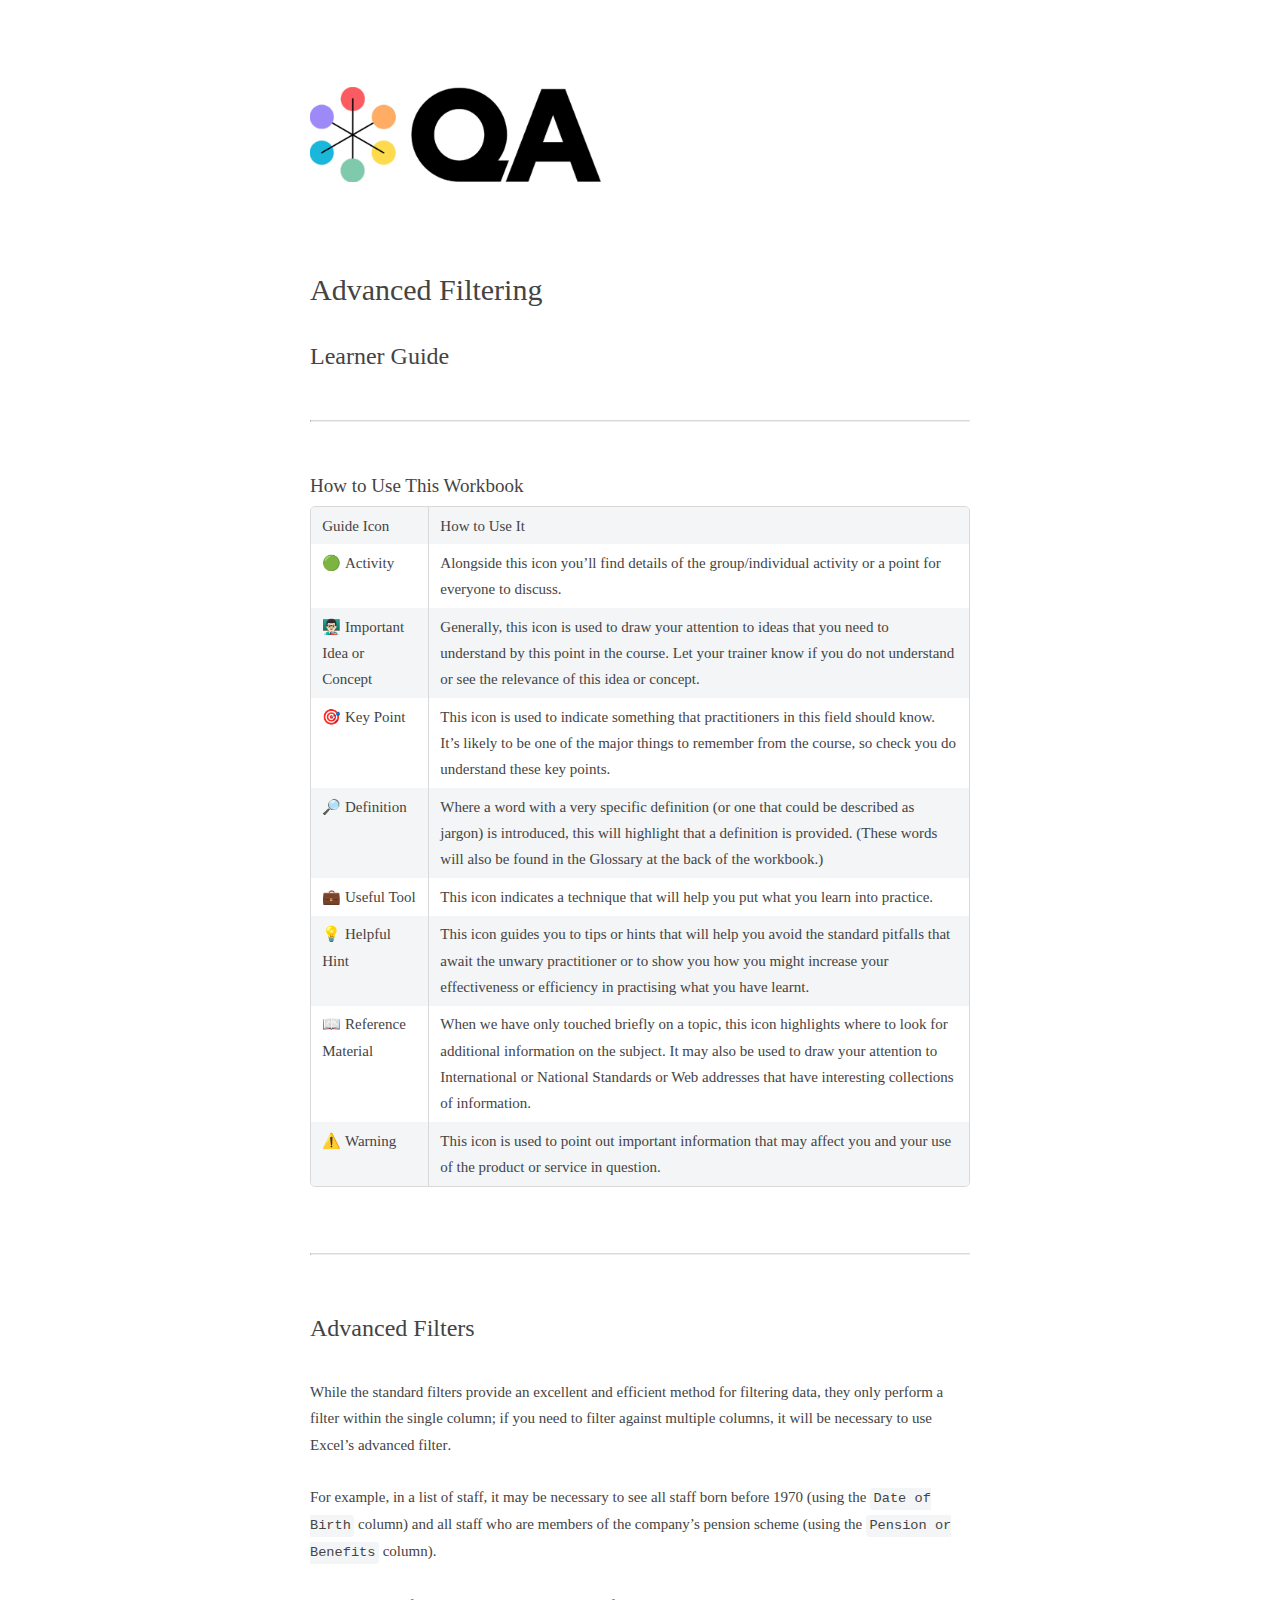
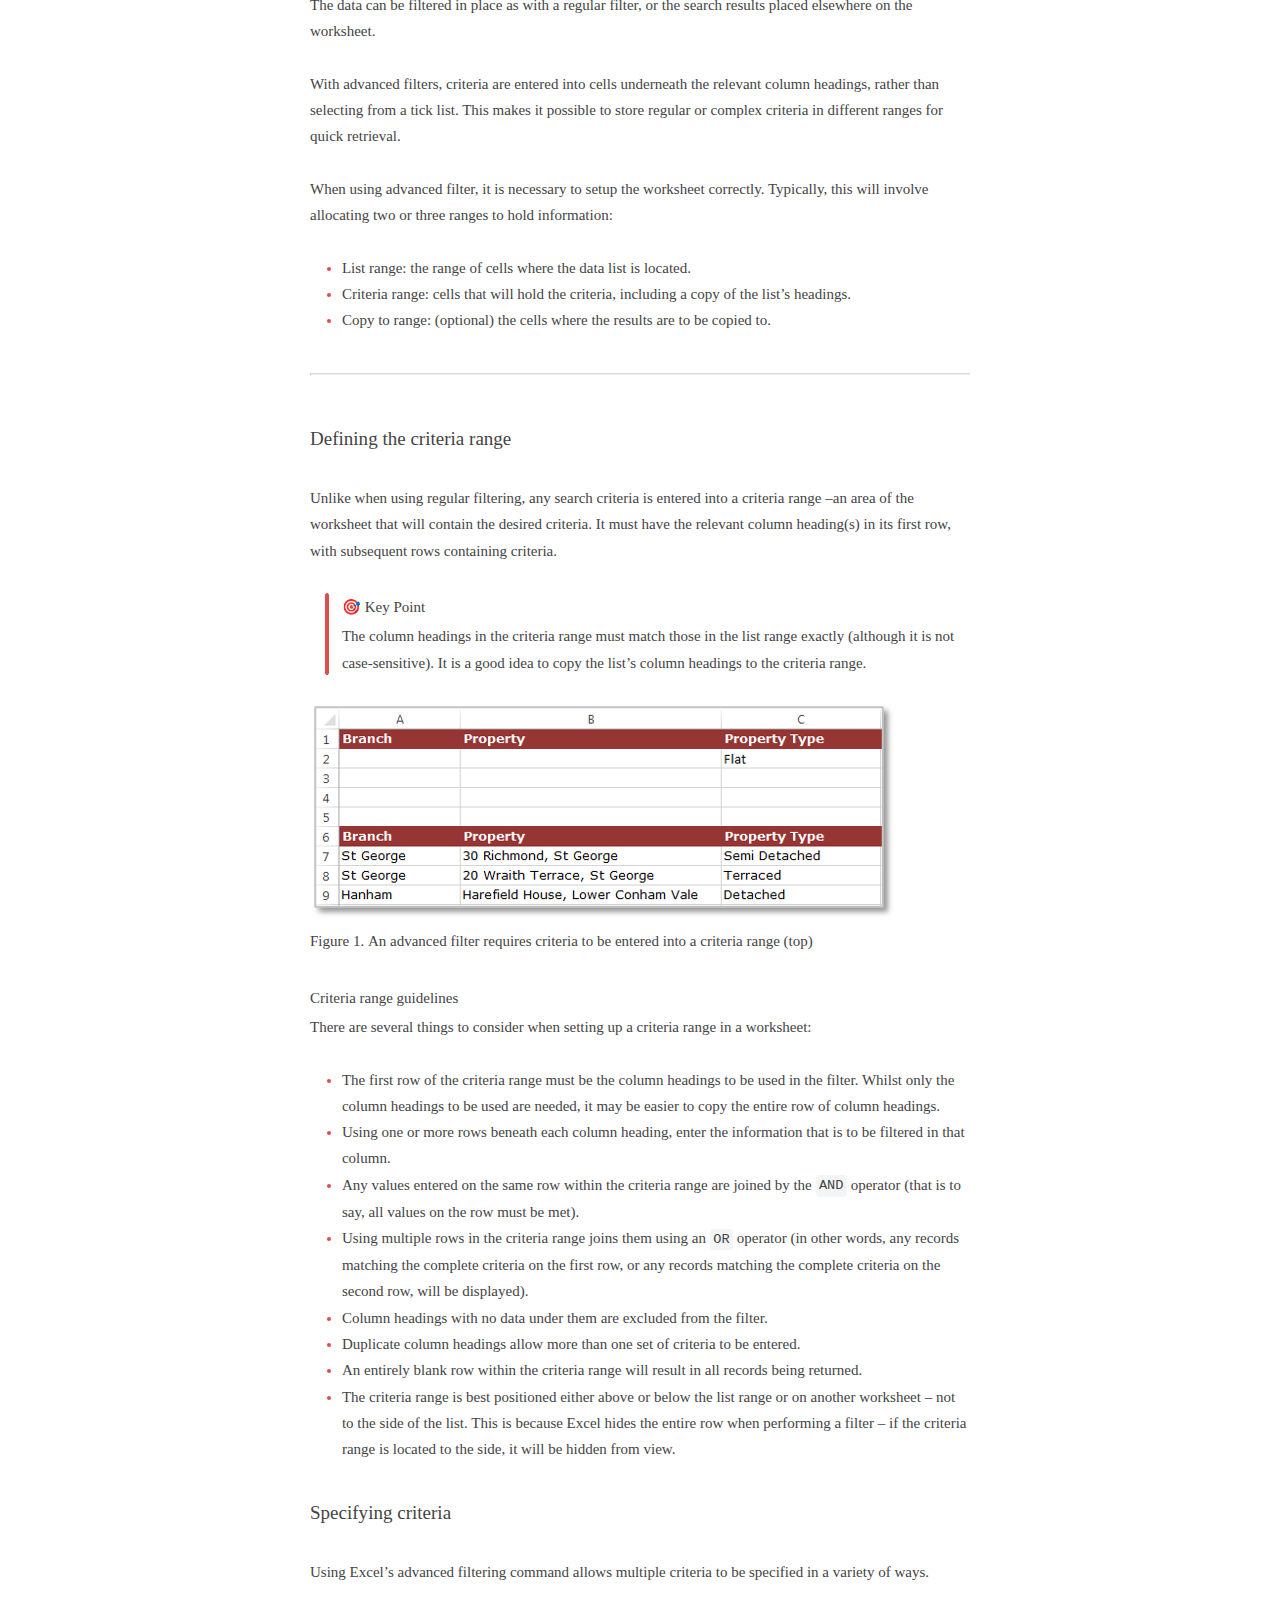
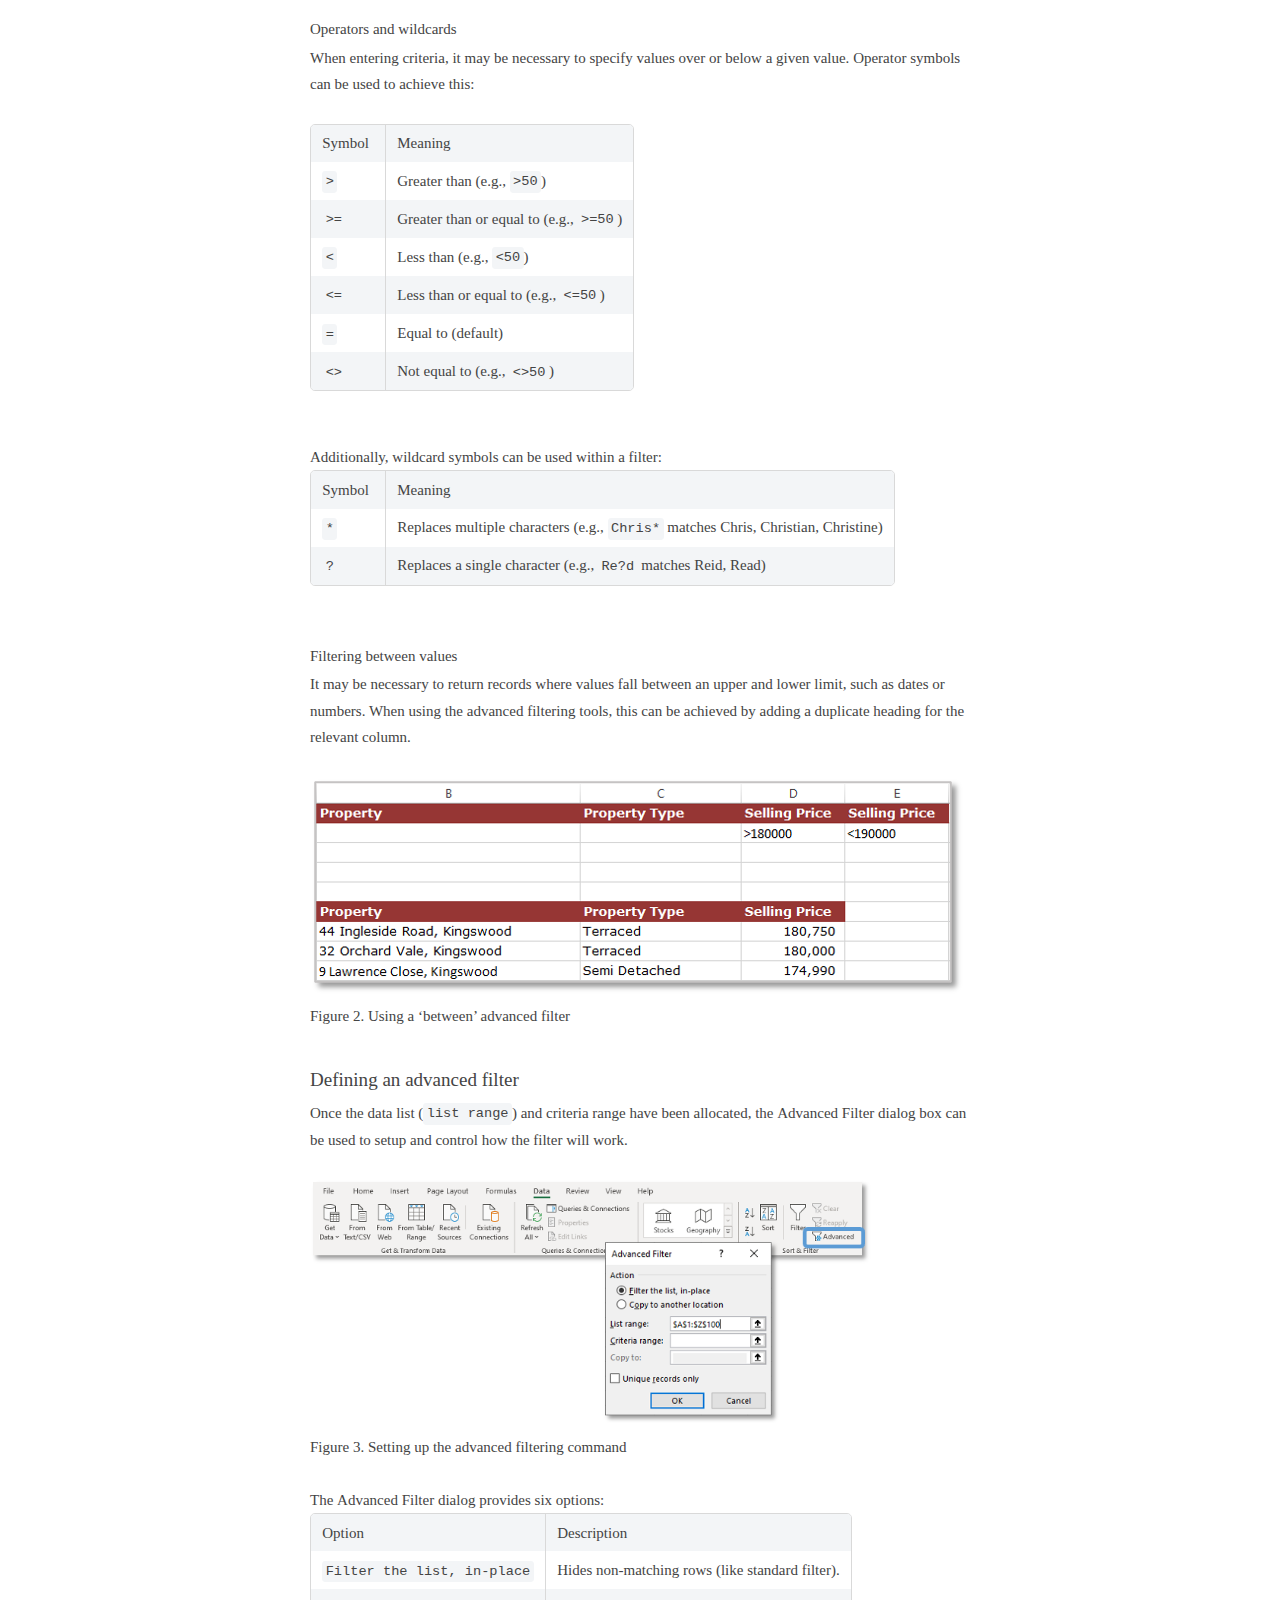
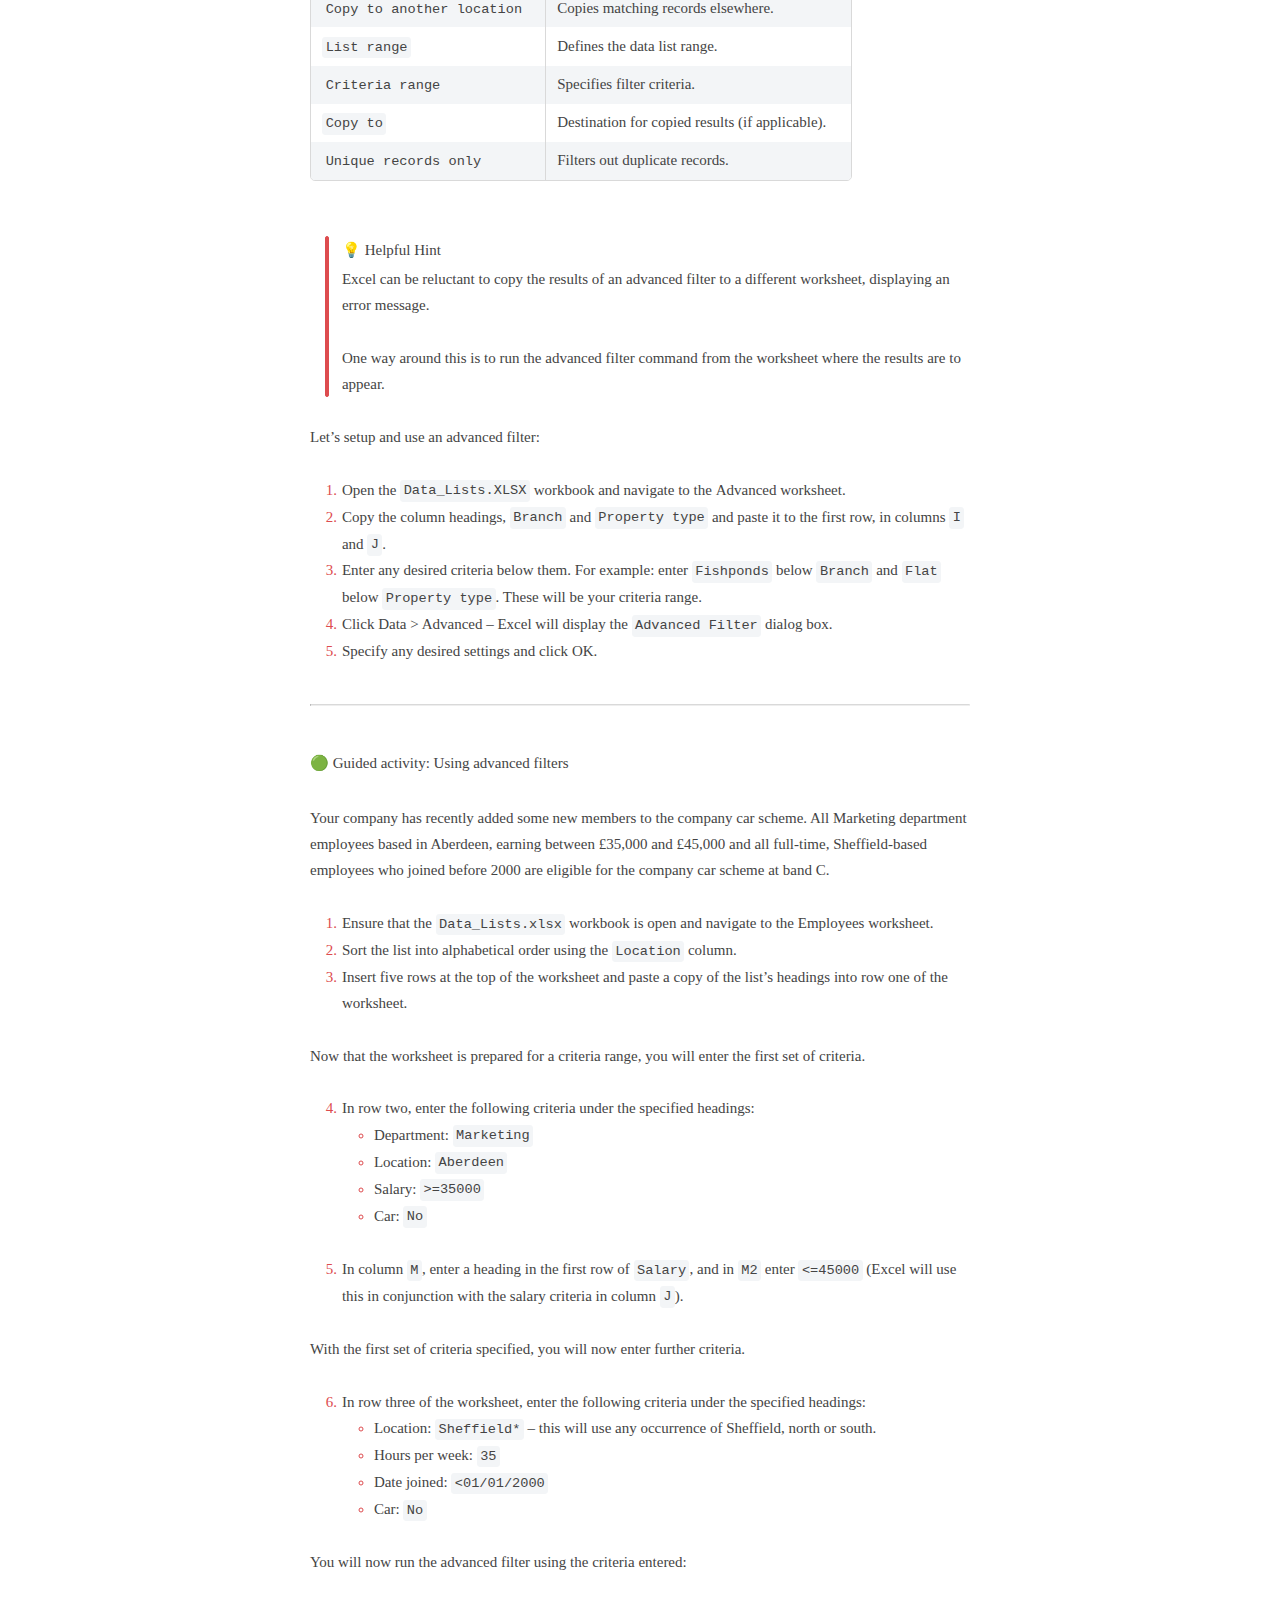
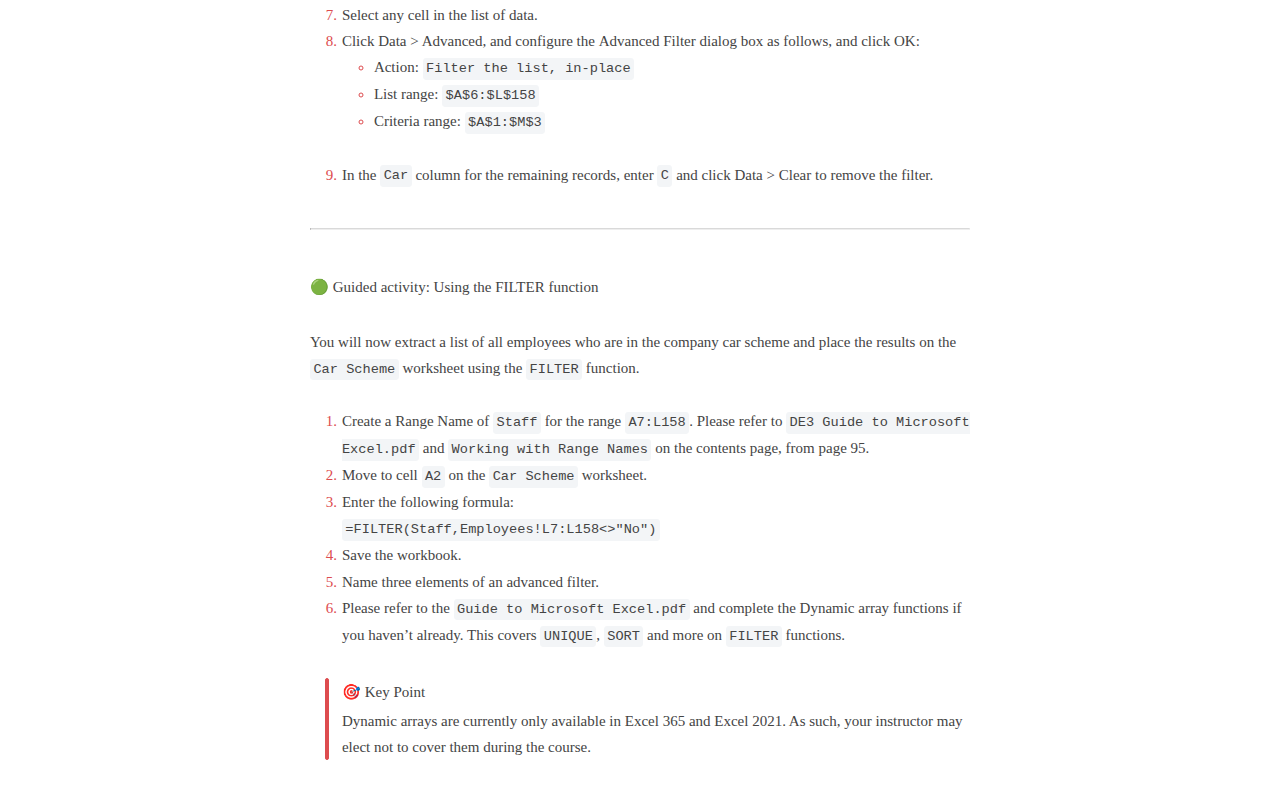
<file: day1/Advanced Filtering.html>
<!DOCTYPE html>
<html lang="">
    <head>
        <title></title>
        <meta charset="utf-8">
        <meta name="viewport" content="width=device-width, initial-scale=1">
        <meta name="bear-note-unique-identifier" content="55ED0F5C-0587-46E9-9DBE-2AD39AF5A320">
        <meta name="created" content="2025-03-03T17:48:33Z">
        <meta name="modified" content="2025-03-03T20:53:19Z">
        <meta name="tags" content="datainsight">
        <meta name="last device" content="mischa’s MacBook Pro">
        
        <style>
					@media print {
					hr {
					        page-break-before: always; /* Forces a page break */
					        break-before: always; /* Modern property for newer browsers */
					        visibility: hidden; /* Ensures the <hr> is invisible */
					        height: 0; /* Eliminates visible height */
					        margin: 0; /* Removes margins to avoid spacing issues */
					      }
					    }
             body {
   --base-background-color: #ffffff;
   --document-background-color: var(--base-background-color);
 }

.document-wrapper {
  /* Constants used to transform theme values to CSS */
  --transform-line-height-factor: 1.17;

  /* From template */
  --base-text-color: #444444;
  --base-text-secondary-color: #888888;
  --base-text-tertiary-color: #d9d9d9;
  --base-background-color: #ffffff;
  --base-background-secondary-color: #F3F5F7;
  --base-background-tertiary-color: #E4E5E6;
  --base-stroke-color: #d9d9d9;
  --base-stroke-secondary-color: #d9d9d9;
  --base-accent-color: #DD4C4F;
  --base-highlight-color: ;

  --document-background-color: var(--base-background-color);
  --document-text-color: var(--base-text-color);
  --document-text-secondary-color: var(--base-text-secondary-color);
  --document-text-light-color: var(--base-text-secondary-color);
  --document-accent-color: var(--base-accent-color);
  --document-cursor-color: var(--base-accent-color);
  --document-link-color: var(--base-accent-color);
  --document-list-marker-color: var(--base-accent-color);
  --document-marker-color: var(--base-text-tertiary-color);
  --document-selection-color: var(--base-selection-color);
  --document-selection-inactive-color: var(--base-background-tertiary-color);
  --document-text-font: "AvenirNext-Regular";
  --document-text-size: 15px;
  --document-line-height-multiplier: calc(
    1.5 * var(--transform-line-height-factor)
  );

  --document-headers-text-color: var(--base-text-color);
  --document-headers-font: "AvenirNext-Medium";
  --document-headers-modular-scale: 1.125;
  --document-headers-line-height-multiplier: calc(
    1.3 * var(--transform-line-height-factor)
  );
  --document-headers-add-top-bottom-padding: 1;
  --document-headers-padding-top-multiplier: 0.5;
  --document-headers-padding-bottom-multiplier: 0.3;

  --document-code-text-color: var(--base-text-color);
  --document-code-border-color: var(--base-text-tertiary-color);
  --document-code-background-color: var(--base-background-secondary-color);
  --document-code-font: "Menlo-Regular";
  --document-code-text-size-multiplier: 0.91em;

  --document-code-syntax-highlight-comment: #65798c;
  --document-code-syntax-highlight-constant: #0095c9;
  --document-code-syntax-highlight-number: #0095c9;
  --document-code-syntax-highlight-string: #d12f1b;
  --document-code-syntax-highlight-entity: #4a838b;
  --document-code-syntax-highlight-keyword: #ad3da4;
  --document-code-syntax-highlight-function: #4a838b;
  --document-code-syntax-highlight-variable: #4a838b;

  --document-task-background-color: var(--base-background-color);
  --document-task-border-color: var(--base-text-secondary-color);
  --document-task-check-color: var(--base-text-color);

  --document-tag-background-color: var(--base-background-tertiary-color);
  --document-tag-text-color: var(--base-text-color);
  --document-tag-marker-color: var(--base-text-secondary-color);

  --document-highlighter-background-color: #E7F6EA;
  --document-highlighter-text-color: #068323;

  --document-highlighter-red-background-color: #FCE9E9;
  --document-highlighter-red-text-color: #B61C1C;

  --document-highlighter-blue-background-color: #E7F1FF;
  --document-highlighter-blue-text-color: #0A5DCD;

  --document-highlighter-green-background-color: #E7F6EA;
  --document-highlighter-green-text-color: #068323;

  --document-highlighter-purple-background-color: #FAEBF9;
  --document-highlighter-purple-text-color: #A0299F;

  --document-highlighter-yellow-background-color: #FAEBF9;
  --document-highlighter-yellow-text-color: #A0299F;
  
  --document-file-fold-color: var(--base-background-tertiary-color);
  --document-file-background-color: var(--base-background-secondary-color);

  --document-separator-border-color: var(--base-stroke-secondary-color);

  --document-table-border-color: var(--base-stroke-secondary-color);
  --document-table-cell-background-color: var(--base-background-color);
  --document-table-cell-alternate-background-color: var(
    --base-background-secondary-color
  );
}

.document-wrapper,body{background-color:var(--document-background-color)}.document-wrapper h1.setext,.document-wrapper h2.setext{border-bottom:calc(2 * var(--document-hairline-width)) solid var(--document-separator-border-color);padding-bottom:.6em}.document-wrapper blockquote blockquote blockquote blockquote blockquote::before,.document-wrapper blockquote blockquote blockquote::before,.document-wrapper blockquote::before{background-color:var(--document-list-marker-color)}.document-wrapper td[data-alignment="1"],.document-wrapper th{text-align:left}.document-wrapper :after,.document-wrapper :before,.document-wrapper a,.document-wrapper abbr,.document-wrapper acronym,.document-wrapper address,.document-wrapper applet,.document-wrapper article,.document-wrapper aside,.document-wrapper audio,.document-wrapper b,.document-wrapper big,.document-wrapper blockquote,.document-wrapper canvas,.document-wrapper caption,.document-wrapper center,.document-wrapper cite,.document-wrapper code,.document-wrapper dd,.document-wrapper del,.document-wrapper details,.document-wrapper dfn,.document-wrapper div,.document-wrapper dl,.document-wrapper dt,.document-wrapper em,.document-wrapper embed,.document-wrapper fieldset,.document-wrapper figcaption,.document-wrapper figure,.document-wrapper footer,.document-wrapper form,.document-wrapper h1,.document-wrapper h2,.document-wrapper h3,.document-wrapper h4,.document-wrapper h5,.document-wrapper h6,.document-wrapper header,.document-wrapper hgroup,.document-wrapper i,.document-wrapper iframe,.document-wrapper ins,.document-wrapper kbd,.document-wrapper label,.document-wrapper legend,.document-wrapper li,.document-wrapper mark,.document-wrapper menu,.document-wrapper nav,.document-wrapper object,.document-wrapper ol,.document-wrapper output,.document-wrapper p,.document-wrapper pre,.document-wrapper q,.document-wrapper ruby,.document-wrapper s,.document-wrapper samp,.document-wrapper section,.document-wrapper small,.document-wrapper span,.document-wrapper strike,.document-wrapper strong,.document-wrapper summary,.document-wrapper table,.document-wrapper tbody,.document-wrapper td,.document-wrapper tfoot,.document-wrapper th,.document-wrapper thead,.document-wrapper time,.document-wrapper tr,.document-wrapper tt,.document-wrapper u,.document-wrapper ul,.document-wrapper var,.document-wrapper video{all:unset}.document-wrapper{--document-inline-padding-top-bottom:0.25em;--document-inline-padding-left-right:0.25em;--header-1-font-size:2em;--header-2-font-size:1.6em;--header-3-font-size:1.27em;--document-hairline-width:calc(var(--document-text-size) / 15);box-sizing:border-box;color:var(--document-text-color);font-family:var(--document-text-font);font-size:var(--document-text-size);line-height:var(--document-line-height-multiplier);min-height:100%;max-width:48em;width:100%;tab-size:4;margin:0 auto;padding:0 2em}body{text-rendering:optimizeLegibility}.document-wrapper:focus-visible{outline:0}.document-wrapper .marker{color:var(--document-marker-color);display:none}.document-wrapper [data-direction="2"]{direction:rtl}.document-wrapper div.footnote,.document-wrapper div.link-definition,.document-wrapper p{display:block}.document-wrapper p.blank-line::before{content:" "}.document-wrapper h1,.document-wrapper h2,.document-wrapper h3,.document-wrapper h4,.document-wrapper h5,.document-wrapper h6{font-family:var(--document-headers-font);display:block;line-height:var(--document-headers-line-height-multiplier)}.document-wrapper h1{font-size:var(--header-1-font-size);padding-block-start:0.8em;padding-block-end:0.33em}.document-wrapper h2{font-size:var(--header-2-font-size);padding-block-start:0.66em;padding-block-end:0.27em}.document-wrapper h3{font-size:var(--header-3-font-size);padding-block-start:0.53em;padding-block-end:0.27em}.document-wrapper code,.document-wrapper pre{font-size:var(--document-code-text-size-multiplier);font-family:var(--document-code-font),monospace}.document-wrapper h4,.document-wrapper h5,.document-wrapper h6{padding-block-start:0.4em;padding-block-end:0.27em}.document-wrapper h1.setext{margin-bottom:.45em}.document-wrapper h2.setext{margin-bottom:.2em}.document-wrapper .fenced-code *,.document-wrapper .fenced-code-content .marker,.document-wrapper .fenced-code-content .space,.document-wrapper .hard-linebreak-marker,.document-wrapper .image .space,.document-wrapper .image-destination,.document-wrapper .image-label,.document-wrapper .image-title,.document-wrapper .indented-code .space,.document-wrapper .link .space,.document-wrapper .link-destination,.document-wrapper .link-label,.document-wrapper .link-title,.document-wrapper .replace .text,.document-wrapper .setext-heading-marker+.line-ending,.document-wrapper .yaml-marker+.line-ending,.document-wrapper li>p>.space:first-child,.document-wrapper tr.delimiter-row{display:none}.document-wrapper ol,.document-wrapper ul{display:block;padding-inline-start:2.13em}.document-wrapper li{display:list-item;color:var(--document-text-color)}.document-wrapper .color-marker,.document-wrapper .entity-marker,.document-wrapper .fenced-code-content,.document-wrapper .fenced-code-content *,.document-wrapper .footnote-separator,.document-wrapper .link-definition-separator,.document-wrapper code.code-inline,.document-wrapper li>p{display:inline}.document-wrapper ul{list-style-type:disc}.document-wrapper li li li li li li li ul,.document-wrapper li li li li li ul,.document-wrapper li li li ul,.document-wrapper li ul{list-style:circle}.document-wrapper li li li li li li ul,.document-wrapper li li li li ul,.document-wrapper li li ul{list-style:disc}.document-wrapper li::marker{color:var(--document-list-marker-color)}.document-wrapper ol{list-style-type:none;counter-reset:custom-list-item calc(var(--data-list-start,1) - 1)}.document-wrapper ol>li{counter-increment:custom-list-item;position:relative}.document-wrapper ol>li::before{content:counter(custom-list-item) ". ";color:var(--document-list-marker-color);position:absolute;transform:translate(calc(-100% - .33em),0)}.document-wrapper ol>li[data-big-number=true]{margin-inline-start:-2.05em}.document-wrapper ol>li[data-big-number=true]::before{position:static;padding-inline-end:0.25em}.document-wrapper ol>li[data-list-type="1"]:before{content:counter(custom-list-item) ") "}.document-wrapper [data-direction="2"] ol>li::before,.document-wrapper ol[data-direction="2"]>li::before{transform:translate(calc(100% + .33em),0)}.document-wrapper li[role=checkbox]{list-style:none;position:relative}.document-wrapper li[aria-checked=true]{color:var(--document-text-secondary-color)}.document-wrapper .todo-checkbox{display:inline-block;margin-left:-1.7em;margin-right:.5em}.document-wrapper .todo-checkbox svg{display:inline-block;margin-bottom:-.3em}.document-wrapper blockquote{display:block;padding-inline-start:2.13em;position:relative}.document-wrapper code,.document-wrapper mark,span.highlighted{padding:var(--document-inline-padding-top-bottom) var(--document-inline-padding-left-right)}.document-wrapper blockquote::before{content:"";position:absolute;top:.2em;left:1em;width:.13em;height:calc(100% - .4em);border:var(--document-hairline-width) solid var(--document-list-marker-color);border-radius:.33em}.document-wrapper code,.document-wrapper pre.fenced-code,.document-wrapper pre.indented-code,.document-wrapper pre.yaml{color:var(--document-code-text-color);background-color:var(--document-code-background-color);border-radius:.25em}.document-wrapper [data-direction="2"] blockquote::before,.document-wrapper blockquote[data-direction="2"]::before{left:0;right:1em}.document-wrapper blockquote blockquote blockquote blockquote blockquote blockquote::before,.document-wrapper blockquote blockquote blockquote blockquote::before,.document-wrapper blockquote blockquote::before{background-color:transparent}.document-wrapper hr{display:block;margin-block-start:calc(var(--document-line-height-multiplier) * 0.5em);margin-block-end:calc(var(--document-line-height-multiplier) * -0.5em);border-top:var(--document-hairline-width) solid var(--document-separator-border-color)}.document-wrapper pre{display:block;white-space:pre-wrap}.document-wrapper pre.indented-code{padding-inline-start:2.13em}.document-wrapper pre.fenced-code,.document-wrapper pre.yaml{padding:0 .5em}.document-wrapper .fenced-code::before{content:"\200B"}.document-wrapper code{font-weight:400;font-style:normal;display:block}.document-wrapper mark code{color:var(--document-text-color);background-color:var(--document-highlighter-background-color)}.document-wrapper em,.document-wrapper i{font-family:AvenirNext-Italic}.document-wrapper b,.document-wrapper strong,.document-wrapper th{font-family:AvenirNext-Bold}.document-wrapper mark,span.highlighted{color:var(--document-highlighter-background-text-color);background-color:var(--document-highlighter-background-color);text-decoration:inherit;unicode-bidi:embed;border-radius:.25em}.document-wrapper mark.red,span.highlighted.red{color:var(--document-highlighter-red-background-text-color);background-color:var(--document-highlighter-red-background-color)}.document-wrapper mark.blue,span.highlighted.blue{color:var(--document-highlighter-blue-background-text-color);background-color:var(--document-highlighter-blue-background-color)}.document-wrapper mark.green,span.highlighted.green{color:var(--document-highlighter-green-background-text-color);background-color:var(--document-highlighter-green-background-color)}.document-wrapper mark.yellow,span.highlighted.yellow{color:var(--document-highlighter-yellow-background-text-color);background-color:var(--document-highlighter-yellow-background-color)}.document-wrapper mark.purple,span.highlighted.purple{color:var(--document-highlighter-purple-background-text-color);background-color:var(--document-highlighter-purple-background-color)}.document-wrapper u{text-decoration:underline;text-decoration-color:var(--document-accent-color);unicode-bidi:embed}.document-wrapper s,.document-wrapper strike{text-decoration:line-through}.document-wrapper a{color:var(--document-link-color);unicode-bidi:embed;cursor:pointer}.document-wrapper a:hover{text-decoration:inherit}.document-wrapper .wiki-separator-marker{display:inline;color:inherit}.document-wrapper .link-definition-title{color:var(--document-text-light-color)}.document-wrapper .footnote-ref{font-size:.9em;vertical-align:super}.document-wrapper span.entity{direction:ltr;unicode-bidi:embed;color:var(--document-code-syntax-highlight-entity)}.document-wrapper span.escape{unicode-bidi:embed}.document-wrapper .color{font-family:var(--document-code-font),monospace;font-size:var(--document-code-text-size-multiplier);padding-inline-start:1.2em;position:relative;direction:ltr;unicode-bidi:embed}.document-wrapper .color::before{content:"";position:absolute;width:.9em;height:.9em;left:0;bottom:0;transform:translateY(-15%);border:var(--document-hairline-width) solid rgb(0,0,0,.3);border-radius:.9em;background-color:var(--data-color)}.document-wrapper .hashtag{color:var(--document-tag-text-color);background-color:var(--document-tag-background-color);border-radius:1em;padding:calc(var(--document-inline-padding-top-bottom) - 2 * var(--document-hairline-width)) calc(var(--document-inline-padding-left-right) + .3em);unicode-bidi:embed}.document-wrapper .hashtag>.marker{display:inline;color:var(--document-tag-marker-color);padding:0}.document-wrapper table{display:block;max-width:fit-content;overflow-x:auto;border-collapse:separate;border-spacing:0;border:var(--document-hairline-width) solid var(--document-table-border-color);border-radius:.33em;margin-bottom:calc(var(--document-line-height-multiplier) * 1em)}.document-wrapper table[data-direction="2"]{margin-left:auto;direction:ltr}.document-wrapper tr{display:table-row;background-color:var(--document-table-cell-background-color)}.document-wrapper tr.header-row,.document-wrapper tr:nth-child(odd){background-color:var(--document-table-cell-alternate-background-color)}.document-wrapper td,.document-wrapper th{box-sizing:border-box;display:table-cell;padding:.37em .75em;min-width:5em;border-right:var(--document-hairline-width) solid var(--document-table-border-color)}.document-wrapper td:last-of-type,.document-wrapper th:last-of-type{border:none}.document-wrapper table[data-direction="2"] td{margin-left:auto}.document-wrapper td[data-alignment="2"]{text-align:right}.document-wrapper td[data-alignment="3"]{text-align:center}.document-wrapper .code_comment{color:var(--document-code-syntax-highlight-comment)}.document-wrapper .code_constant{color:var(--document-code-syntax-highlight-constant)}.document-wrapper .code_number{color:var(--document-code-syntax-highlight-number)}.document-wrapper .code_string{color:var(--document-code-syntax-highlight-string)}.document-wrapper .code_entity{color:var(--document-code-syntax-highlight-entity)}.document-wrapper .code_keyword{color:var(--document-code-syntax-highlight-keyword)}.document-wrapper .code_function{color:var(--document-code-syntax-highlight-function)}.document-wrapper .code_variable{color:var(--document-code-syntax-highlight-variable)}.document-wrapper img{max-width:100%}.document-wrapper .pdf_preview{display:inline-block;width:100%;height:500px;background-color:#fff;overflow:hidden;padding:0;margin:0;position:relative;border-radius:4px}.document-wrapper .arrow svg #body,.document-wrapper .arrow svg #head{fill:var(--base-text-color)}.document-wrapper .todo-checkbox svg #body{stroke:var(--document-task-border-color)}.document-wrapper .todo-checkbox svg #check{fill:var(--document-task-check-color)}.document-wrapper .todo-checkbox.todo-checked svg #body{opacity:.35}.document-wrapper .todo-checkbox.todo-checked svg #check{opacity:.4}

        </style>
    </head>
    <body>
        <div class="document-wrapper">
            <br>
<br>
<br>
<p><img src='[data-uri]' width='291'></p><br>
<br>
<h1 id='Advanced Filtering'>Advanced Filtering</h1><h2 id='Learner Guide'>Learner Guide</h2><br>
<hr><br>
<br>
<h3 id='How to Use This Workbook'>How to Use This Workbook</h3><table>
	<tr>
		<th>Guide Icon</th>
		<th>How to Use It</th>
	</tr>
	<tr>
		<td>🟢 <b>Activity</b></td>
		<td>Alongside this icon you’ll find details of the group/individual activity or a point for everyone to discuss.</td>
	</tr>
	<tr>
		<td>👨🏻‍🏫 <b>Important Idea or Concept</b></td>
		<td>Generally, this icon is used to draw your attention to ideas that you need to understand by this point in the course. Let your trainer know if you do not understand or see the relevance of this idea or concept.</td>
	</tr>
	<tr>
		<td>🎯 <b>Key Point</b></td>
		<td>This icon is used to indicate something that practitioners in this field should know. It’s likely to be one of the major things to remember from the course, so check you do understand these key points.</td>
	</tr>
	<tr>
		<td>🔎 <b>Definition</b></td>
		<td>Where a word with a very specific definition (or one that could be described as jargon) is introduced, this will highlight that a definition is provided. (These words will also be found in the Glossary at the back of the workbook.)</td>
	</tr>
	<tr>
		<td>💼 <b>Useful Tool</b></td>
		<td>This icon indicates a technique that will help you put what you learn into practice.</td>
	</tr>
	<tr>
		<td>💡 <b>Helpful Hint</b></td>
		<td>This icon guides you to tips or hints that will help you avoid the standard pitfalls that await the unwary practitioner or to show you how you might increase your effectiveness or efficiency in practising what you have learnt.</td>
	</tr>
	<tr>
		<td>📖 <b>Reference Material</b></td>
		<td>When we have only touched briefly on a topic, this icon highlights where to look for additional information on the subject. It may also be used to draw your attention to International or National Standards or Web addresses that have interesting collections of information.</td>
	</tr>
	<tr>
		<td>⚠️ <b>Warning</b></td>
		<td>This icon is used to point out important information that may affect you and your use of the product or service in question.</td>
	</tr>
</table>
<br>
<hr><br>
<br>
<h2 id='Advanced Filters'>Advanced Filters</h2><br>
<p>While the standard filters provide an excellent and efficient method for filtering data, they only perform a filter within the single column; if you need to filter against multiple columns, it will be necessary to use Excel’s <i>advanced filter</i>.</p><br>
<p>For example, in a list of staff, it may be necessary to see all staff born before 1970 (using the <code class='code-inline'>Date of Birth</code> column) and all staff who are members of the company’s pension scheme (using the <code class='code-inline'>Pension or Benefits</code> column).</p><br>
<p>The data can be filtered in place as with a regular filter, or the search results placed elsewhere on the worksheet.</p><br>
<p>With advanced filters, criteria are entered into cells underneath the relevant column headings, rather than selecting from a tick list. This makes it possible to store regular or complex criteria in different ranges for quick retrieval.</p><br>
<p>When using advanced filter, it is necessary to setup the worksheet correctly. Typically, this will involve allocating two or three ranges to hold information:</p><br>
<ul>
<li><i>List range</i>: the range of cells where the data list is located.</li>
<li><i>Criteria range</i>: cells that will hold the criteria, including a copy of the list’s headings.</li>
<li><i>Copy to range</i>: (optional) the cells where the results are to be copied to.</li>
</ul><br>
<hr><br>
<br>
<h3 id='Defining the criteria range'>Defining the criteria range</h3><br>
<p>Unlike when using regular filtering, any search criteria is entered into a <i>criteria range</i> –an area of the worksheet that will contain the desired criteria. It must have the relevant column heading(s) in its first row, with subsequent rows containing criteria.</p><br>
<blockquote>
<h4 id='> #### 🎯 Key Point'>🎯 Key Point</h4><p>The column headings in the criteria range must match those in the list range exactly (although it is not case-sensitive). It is a good idea to copy the list’s column headings to the criteria range.</p>
</blockquote><br>
<p><img src='[data-uri]' width='585.9999999999999'><br>
Figure 1.		<i>An advanced filter requires criteria to be entered into a criteria range (top)</i></p><br>
<h4 id='Criteria range guidelines'>Criteria range guidelines</h4><p>There are several things to consider when setting up a criteria range in a worksheet:</p><br>
<ul>
<li>The first row of the criteria range must be the column headings to be used in the filter. Whilst only the column headings to be used are needed, it may be easier to copy the entire row of column headings.<br></li>
<li>Using one or more rows beneath each column heading, enter the information that is to be filtered in that column.<br></li>
<li>Any values entered on the same row within the criteria range are joined by the <code class='code-inline'>AND</code> operator (that is to say, all values on the row must be met).<br></li>
<li>Using multiple rows in the criteria range joins them using an <code class='code-inline'>OR</code> operator (in other words, any records matching the complete criteria on the first row, or any records matching the complete criteria on the second row, will be displayed).<br></li>
<li>Column headings with no data under them are excluded from the filter.<br></li>
<li>Duplicate column headings allow more than one set of criteria to be entered.<br></li>
<li>An entirely blank row within the criteria range will result in all records being returned.<br></li>
<li>The criteria range is best positioned either above or below the list range or on another worksheet – not to the side of the list. This is because Excel hides the entire row when performing a filter – if the criteria range is located to the side, it will be hidden from view.</li>
</ul><br>
<h3 id='Specifying criteria'>Specifying criteria</h3><br>
<p>Using Excel’s advanced filtering command allows multiple criteria to be specified in a variety of ways.</p><br>
<h4 id='Operators and wildcards'>Operators and wildcards</h4><p>When entering criteria, it may be necessary to specify values over or below a given value. <b>Operator symbols</b> can be used to achieve this:</p><br>
<table>
	<tr>
		<th>Symbol</th>
		<th>Meaning</th>
	</tr>
	<tr>
		<td><code class='code-inline'>&gt;</code></td>
		<td>Greater than (e.g., <code class='code-inline'>&gt;50</code>)</td>
	</tr>
	<tr>
		<td><code class='code-inline'>&gt;=</code></td>
		<td>Greater than or equal to (e.g., <code class='code-inline'>&gt;=50</code>)</td>
	</tr>
	<tr>
		<td><code class='code-inline'>&lt;</code></td>
		<td>Less than (e.g., <code class='code-inline'>&lt;50</code>)</td>
	</tr>
	<tr>
		<td><code class='code-inline'>&lt;=</code></td>
		<td>Less than or equal to (e.g., <code class='code-inline'>&lt;=50</code>)</td>
	</tr>
	<tr>
		<td><code class='code-inline'>=</code></td>
		<td>Equal to (default)</td>
	</tr>
	<tr>
		<td><code class='code-inline'>&lt;&gt;</code></td>
		<td>Not equal to (e.g., <code class='code-inline'>&lt;&gt;50</code>)</td>
	</tr>
</table>
<br>
<p>Additionally, <b>wildcard symbols</b> can be used within a filter:</p><table>
	<tr>
		<th>Symbol</th>
		<th>Meaning</th>
	</tr>
	<tr>
		<td><code class='code-inline'>*</code></td>
		<td>Replaces multiple characters (e.g., <code class='code-inline'>Chris*</code> matches Chris, Christian, Christine)</td>
	</tr>
	<tr>
		<td><code class='code-inline'>?</code></td>
		<td>Replaces a single character (e.g., <code class='code-inline'>Re?d</code> matches Reid, Read)</td>
	</tr>
</table>
<br>
<h4 id='Filtering between values'>Filtering between values</h4><p>It may be necessary to return records where values fall between an upper and lower limit, such as dates or numbers. When using the advanced filtering tools, this can be achieved by adding a duplicate heading for the relevant column.</p><br>
<p><img src='[data-uri]' width='654'><br>
Figure 2.		<i>Using a ‘between’ advanced filter</i></p><br>
<h3 id='Defining an advanced filter'>Defining an advanced filter</h3><p>Once the data list (<code class='code-inline'>list range</code>) and criteria range have been allocated, the <b>Advanced Filter</b> dialog box can be used to setup and control how the filter will work.</p><br>
<p><img src='[data-uri]' width='739'><br>
Figure 3.		<i>Setting up the advanced filtering command</i></p><br>
<p>The <b>Advanced Filter</b> dialog provides six options:</p><table>
	<tr>
		<th>Option</th>
		<th>Description</th>
	</tr>
	<tr>
		<td><code class='code-inline'>Filter the list, in-place</code></td>
		<td>Hides non-matching rows (like standard filter).</td>
	</tr>
	<tr>
		<td><code class='code-inline'>Copy to another location</code></td>
		<td>Copies matching records elsewhere.</td>
	</tr>
	<tr>
		<td><code class='code-inline'>List range</code></td>
		<td>Defines the data list range.</td>
	</tr>
	<tr>
		<td><code class='code-inline'>Criteria range</code></td>
		<td>Specifies filter criteria.</td>
	</tr>
	<tr>
		<td><code class='code-inline'>Copy to</code></td>
		<td>Destination for copied results (if applicable).</td>
	</tr>
	<tr>
		<td><code class='code-inline'>Unique records only</code></td>
		<td>Filters out duplicate records.</td>
	</tr>
</table>
<br>
<blockquote>
<h4 id='> #### 💡 Helpful Hint'>💡 Helpful Hint</h4><p>Excel can be reluctant to copy the results of an advanced filter to a different worksheet, displaying an error message.</p><br>
<p>One way around this is to run the advanced filter command from the worksheet where the results are to appear.</p>
</blockquote><br>
<p>Let’s setup and use an advanced filter:</p><br>
<ol start='1' style='--data-list-start: 1;'>
<li>Open the <code class='code-inline'>Data_Lists.XLSX</code> workbook and navigate to the <b>Advanced</b> worksheet.<br></li>
<li>Copy the column headings, <code class='code-inline'>Branch</code> and <code class='code-inline'>Property type</code> and paste it to the first row, in columns <code class='code-inline'>I</code> and <code class='code-inline'>J</code>.<br></li>
<li>Enter any desired criteria below them. For example: enter <code class='code-inline'>Fishponds</code> below <code class='code-inline'>Branch</code> and <code class='code-inline'>Flat</code> below <code class='code-inline'>Property type</code>. These will be your criteria range.<br></li>
<li>Click <b>Data > Advanced</b> – Excel will display the <code class='code-inline'>Advanced Filter</code> dialog box.<br></li>
<li>Specify any desired settings and click <b>OK.</b></li>
</ol><br>
<hr><br>
<br>
<h4 id='🟢 Guided activity: Using advanced filters'>🟢 Guided activity: Using advanced filters</h4><br>
<p>Your company has recently added some new members to the company car scheme. All Marketing department employees based in Aberdeen, earning between £35,000 and £45,000 and all full-time, Sheffield-based employees who joined before 2000 are eligible for the company car scheme at band C.</p><br>
<ol start='1' style='--data-list-start: 1;'>
<li>Ensure that the <code class='code-inline'>Data_Lists.xlsx</code> workbook is open and navigate to the <b>Employees</b> worksheet.<br></li>
<li>Sort the list into alphabetical order using the <code class='code-inline'>Location</code> column.<br></li>
<li>Insert five rows at the top of the worksheet and paste a copy of the list’s headings into row one of the worksheet.</li>
</ol><br>
<p>Now that the worksheet is prepared for a criteria range, you will enter the first set of criteria.</p><br>
<ol start='4' style='--data-list-start: 4;'>
<li>In row two, enter the following criteria under the specified headings:
<ul>
<li>Department: <code class='code-inline'>Marketing</code></li>
<li>Location: <code class='code-inline'>Aberdeen</code></li>
<li>Salary: <code class='code-inline'>&gt;=35000</code></li>
<li>Car: <code class='code-inline'>No</code></li>
</ul>
<br></li>
<li>In column <code class='code-inline'>M</code>, enter a heading in the first row of <code class='code-inline'>Salary</code>, and in <code class='code-inline'>M2</code> enter <code class='code-inline'>&lt;=45000</code> (Excel will use this in conjunction with the salary criteria in column <code class='code-inline'>J</code>).</li>
</ol><br>
<p>With the first set of criteria specified, you will now enter further criteria.</p><br>
<ol start='6' style='--data-list-start: 6;'>
<li>In row three of the worksheet, enter the following criteria under the specified headings:
<ul>
<li>Location: <code class='code-inline'>Sheffield*</code> – this will use any occurrence of Sheffield, north or south.</li>
<li>Hours per week: <code class='code-inline'>35</code></li>
<li>Date joined: <code class='code-inline'>&lt;01/01/2000</code></li>
<li>Car: <code class='code-inline'>No</code></li>
</ul>
</li>
</ol><br>
<p>You will now run the advanced filter using the criteria entered:</p><br>
<ol start='7' style='--data-list-start: 7;'>
<li>Select any cell in the list of data.<br></li>
<li>Click <b>Data > Advanced</b>, and configure the <b>Advanced Filter</b> dialog box as follows, and click <b>OK</b>:
<ul>
<li><i>Action</i>: <code class='code-inline'>Filter the list, in‑place</code></li>
<li><i>List range</i>: <code class='code-inline'>$A$6:$L$158</code></li>
<li><i>Criteria range</i>: <code class='code-inline'>$A$1:$M$3</code></li>
</ul>
<br></li>
<li>In the <code class='code-inline'>Car</code> column for the remaining records, enter <code class='code-inline'>C</code> and click <b>Data > Clear</b> to remove the filter.</li>
</ol><br>
<hr><br>
<br>
<h4 id='🟢 Guided activity: Using the FILTER function'>🟢 Guided activity: Using the FILTER function</h4><br>
<p>You will now extract a list of all employees who are in the company car scheme and place the results on the <code class='code-inline'>Car Scheme</code> worksheet using the <code class='code-inline'>FILTER</code> function.</p><br>
<ol start='1' style='--data-list-start: 1;'>
<li>Create a Range Name of <code class='code-inline'>Staff</code> for the range <code class='code-inline'>A7:L158</code>. Please refer to <code class='code-inline'>DE3 Guide to Microsoft Excel.pdf</code> and <code class='code-inline'>Working with Range Names</code> on the contents page, from page 95.<br></li>
<li>Move to cell <code class='code-inline'>A2</code> on the <code class='code-inline'>Car Scheme</code> worksheet.<br></li>
<li>Enter the following formula:<br>
<code class='code-inline'>=FILTER(Staff,Employees!L7:L158&lt;&gt;"No")</code><br></li>
<li>Save the workbook.<br></li>
<li>Name three elements of an advanced filter.<br></li>
<li>Please refer to the <code class='code-inline'>Guide to Microsoft Excel.pdf</code> and complete the <b>Dynamic array functions</b> if you haven’t already. This covers <code class='code-inline'>UNIQUE</code>, <code class='code-inline'>SORT</code> and more on <code class='code-inline'>FILTER</code> functions.</li>
</ol><br>
<blockquote>
<h4 id='> #### 🎯 Key Point'>🎯 Key Point</h4><p>Dynamic arrays are currently only available in Excel 365 and Excel 2021. As such, your instructor may elect not to cover them during the course.</p>
</blockquote><br>
<p><span class='hashtag'><span class='hashtag-marker marker'>#</span>datainsight</span></p>
        </div>
    </body>
</html>
</file>
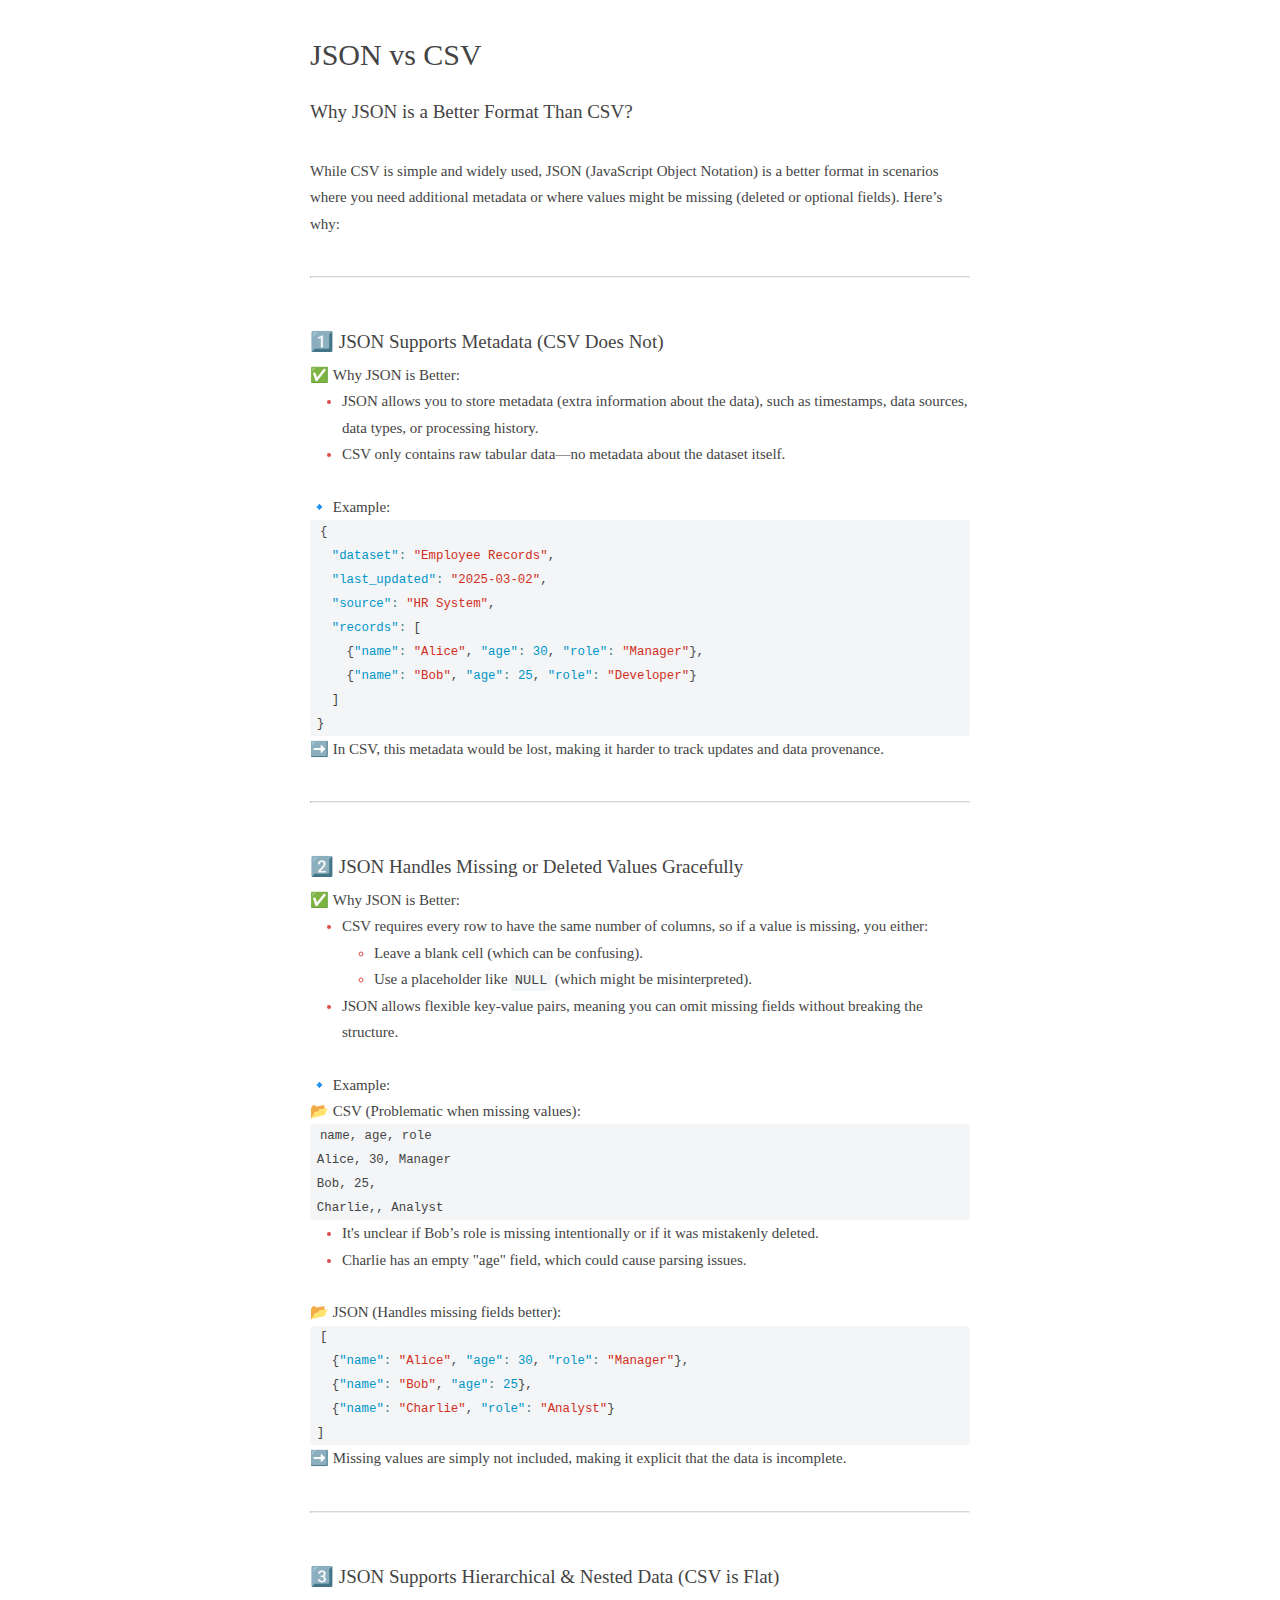
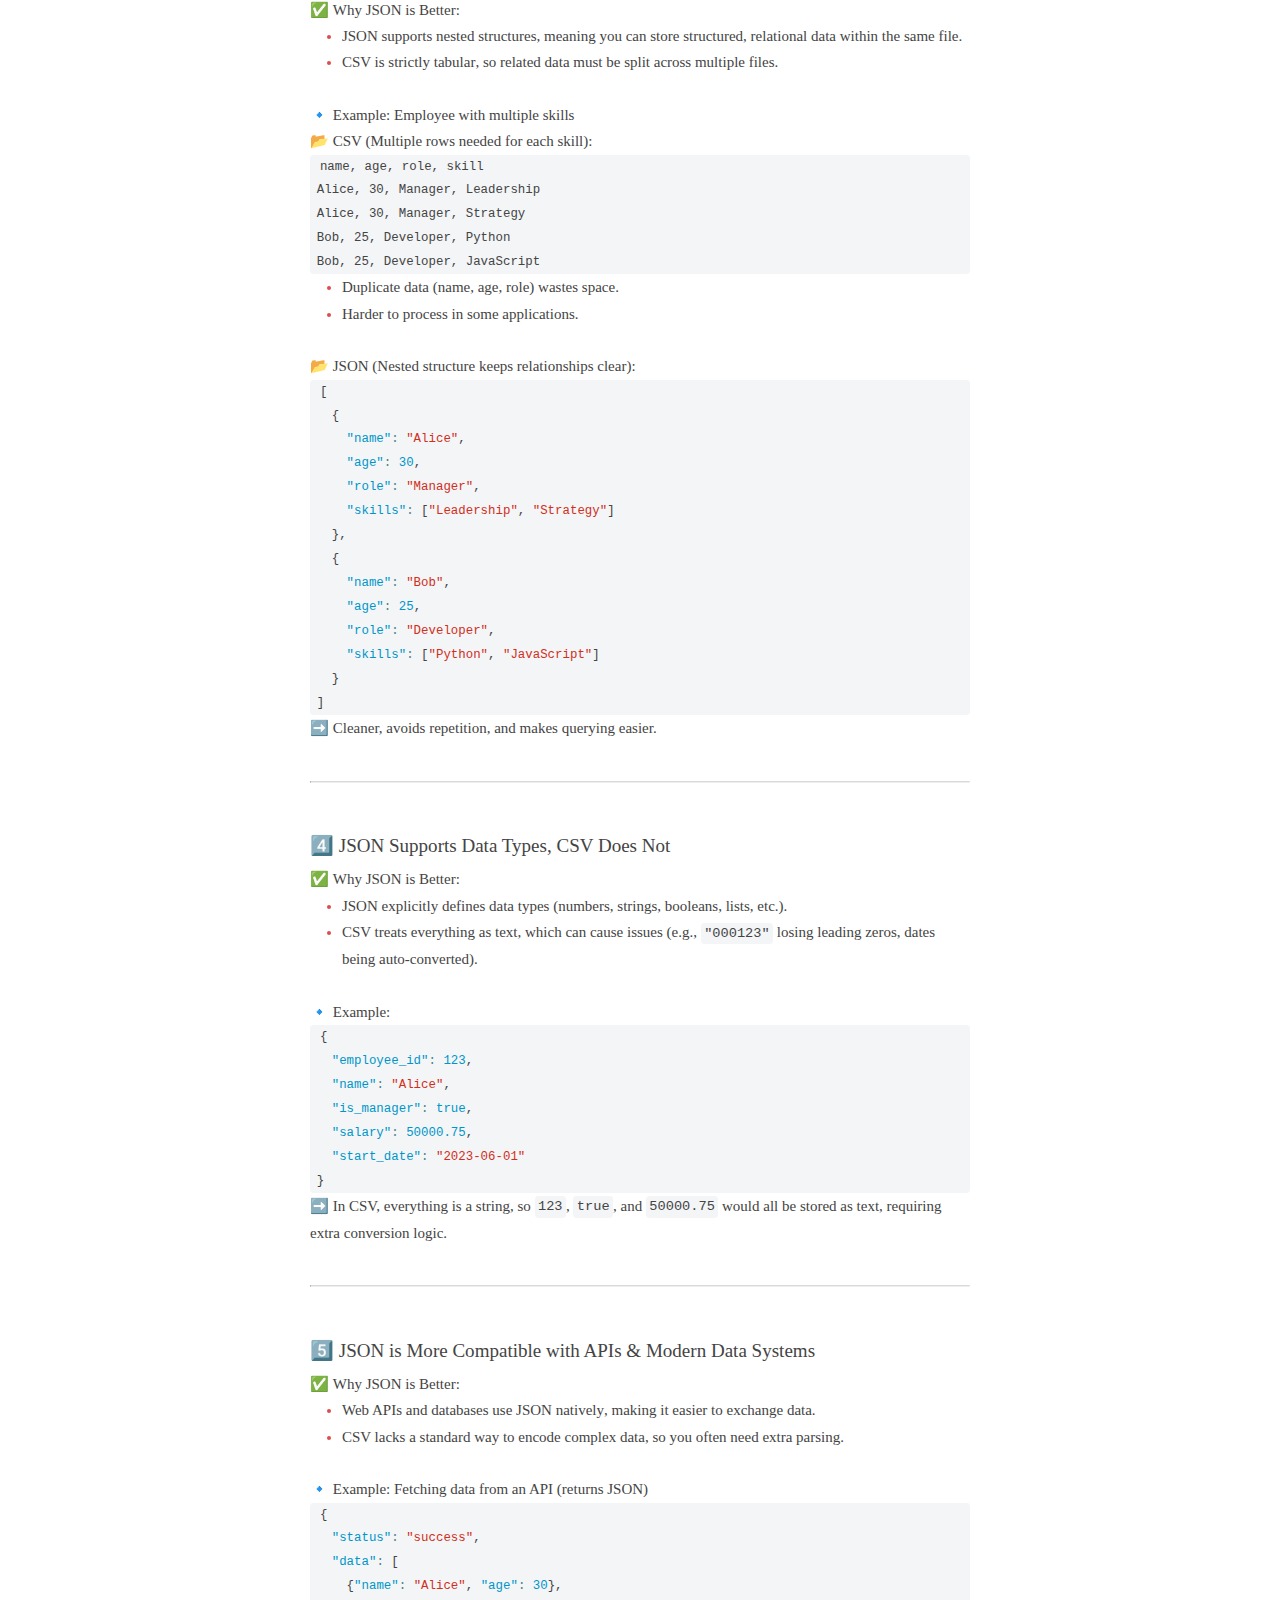
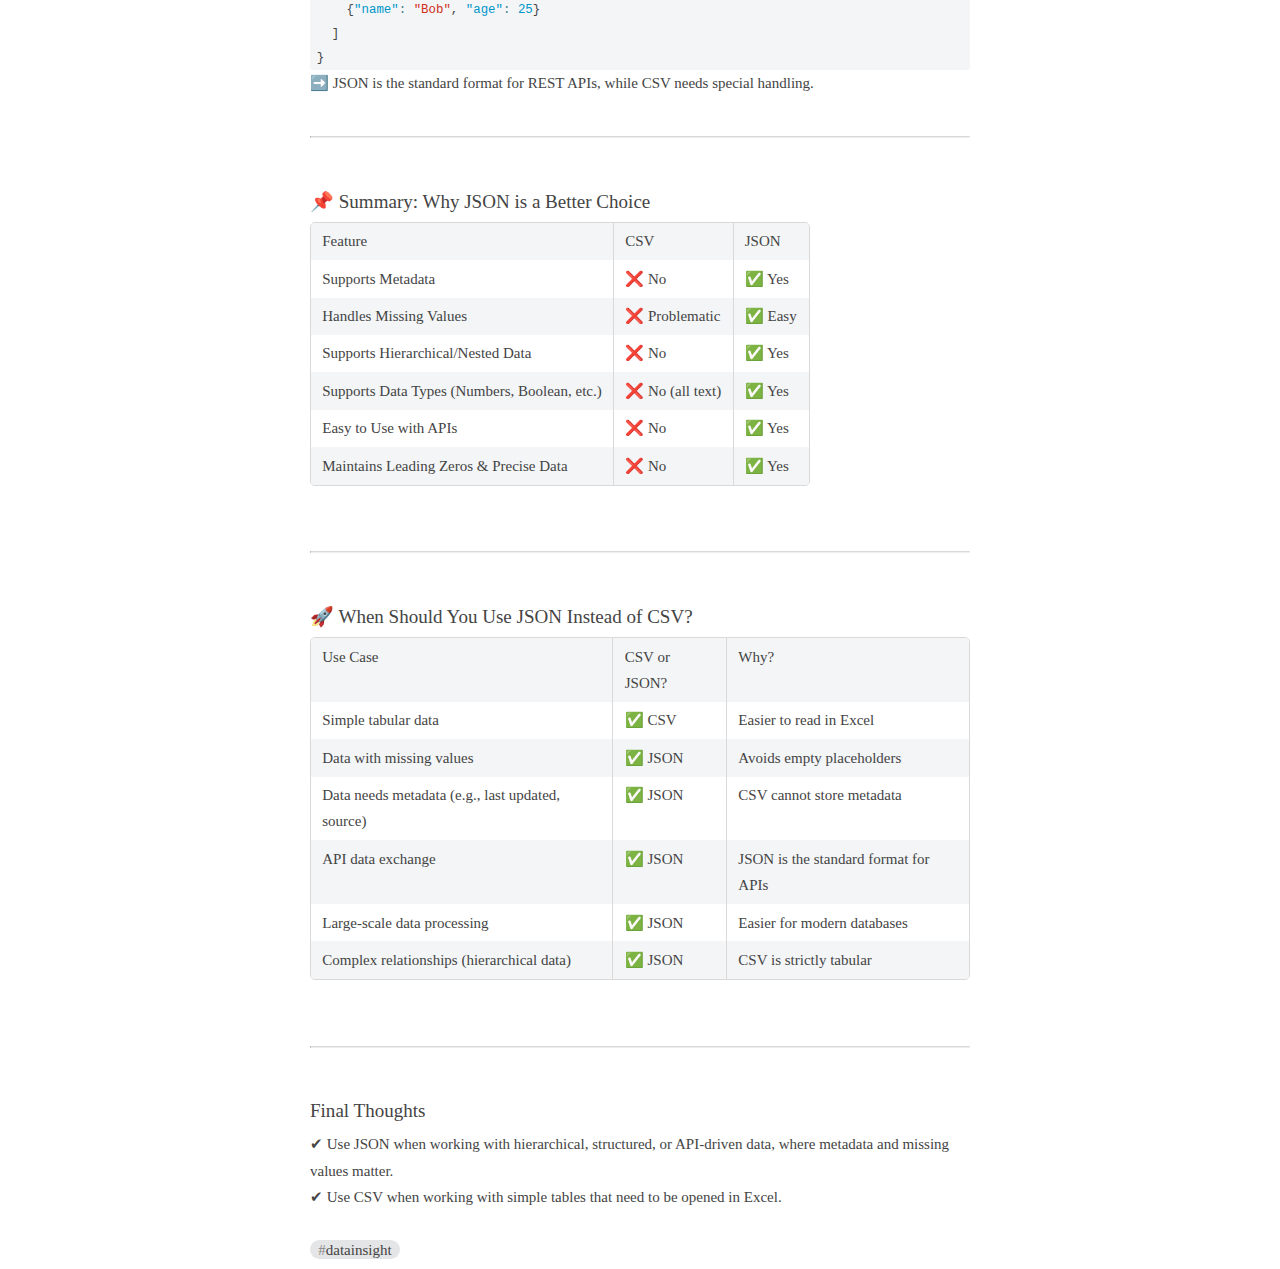
<file: day1/JSONvsCSV.html>
<!DOCTYPE html>
<html lang="">
    <head>
        <title>JSON vs CSV</title>
        <meta charset="utf-8">
        <meta name="viewport" content="width=device-width, initial-scale=1">
        <meta name="bear-note-unique-identifier" content="CF10ADED-3BD6-469B-AB86-7A5537C322DD">
        <meta name="created" content="2025-03-02T23:25:23Z">
        <meta name="modified" content="2025-03-03T08:17:09Z">
        <meta name="tags" content="datainsight">
        <meta name="last device" content="mischa’s MacBook Pro">
        
        <style>
             body {
   --base-background-color: #ffffff;
   --document-background-color: var(--base-background-color);
 }

.document-wrapper {
  /* Constants used to transform theme values to CSS */
  --transform-line-height-factor: 1.17;

  /* From template */
  --base-text-color: #444444;
  --base-text-secondary-color: #888888;
  --base-text-tertiary-color: #d9d9d9;
  --base-background-color: #ffffff;
  --base-background-secondary-color: #F3F5F7;
  --base-background-tertiary-color: #E4E5E6;
  --base-stroke-color: #d9d9d9;
  --base-stroke-secondary-color: #d9d9d9;
  --base-accent-color: #DD4C4F;
  --base-highlight-color: ;

  --document-background-color: var(--base-background-color);
  --document-text-color: var(--base-text-color);
  --document-text-secondary-color: var(--base-text-secondary-color);
  --document-text-light-color: var(--base-text-secondary-color);
  --document-accent-color: var(--base-accent-color);
  --document-cursor-color: var(--base-accent-color);
  --document-link-color: var(--base-accent-color);
  --document-list-marker-color: var(--base-accent-color);
  --document-marker-color: var(--base-text-tertiary-color);
  --document-selection-color: var(--base-selection-color);
  --document-selection-inactive-color: var(--base-background-tertiary-color);
  --document-text-font: "AvenirNext-Regular";
  --document-text-size: 15px;
  --document-line-height-multiplier: calc(
    1.5 * var(--transform-line-height-factor)
  );

  --document-headers-text-color: var(--base-text-color);
  --document-headers-font: "AvenirNext-Medium";
  --document-headers-modular-scale: 1.125;
  --document-headers-line-height-multiplier: calc(
    1.3 * var(--transform-line-height-factor)
  );
  --document-headers-add-top-bottom-padding: 1;
  --document-headers-padding-top-multiplier: 0.5;
  --document-headers-padding-bottom-multiplier: 0.3;

  --document-code-text-color: var(--base-text-color);
  --document-code-border-color: var(--base-text-tertiary-color);
  --document-code-background-color: var(--base-background-secondary-color);
  --document-code-font: "Menlo-Regular";
  --document-code-text-size-multiplier: 0.91em;

  --document-code-syntax-highlight-comment: #65798c;
  --document-code-syntax-highlight-constant: #0095c9;
  --document-code-syntax-highlight-number: #0095c9;
  --document-code-syntax-highlight-string: #d12f1b;
  --document-code-syntax-highlight-entity: #4a838b;
  --document-code-syntax-highlight-keyword: #ad3da4;
  --document-code-syntax-highlight-function: #4a838b;
  --document-code-syntax-highlight-variable: #4a838b;

  --document-task-background-color: var(--base-background-color);
  --document-task-border-color: var(--base-text-secondary-color);
  --document-task-check-color: var(--base-text-color);

  --document-tag-background-color: var(--base-background-tertiary-color);
  --document-tag-text-color: var(--base-text-color);
  --document-tag-marker-color: var(--base-text-secondary-color);

  --document-highlighter-background-color: #E7F6EA;
  --document-highlighter-text-color: #068323;

  --document-highlighter-red-background-color: #FCE9E9;
  --document-highlighter-red-text-color: #B61C1C;

  --document-highlighter-blue-background-color: #E7F1FF;
  --document-highlighter-blue-text-color: #0A5DCD;

  --document-highlighter-green-background-color: #E7F6EA;
  --document-highlighter-green-text-color: #068323;

  --document-highlighter-purple-background-color: #FAEBF9;
  --document-highlighter-purple-text-color: #A0299F;

  --document-highlighter-yellow-background-color: #FAEBF9;
  --document-highlighter-yellow-text-color: #A0299F;
  
  --document-file-fold-color: var(--base-background-tertiary-color);
  --document-file-background-color: var(--base-background-secondary-color);

  --document-separator-border-color: var(--base-stroke-secondary-color);

  --document-table-border-color: var(--base-stroke-secondary-color);
  --document-table-cell-background-color: var(--base-background-color);
  --document-table-cell-alternate-background-color: var(
    --base-background-secondary-color
  );
}

.document-wrapper,body{background-color:var(--document-background-color)}.document-wrapper h1.setext,.document-wrapper h2.setext{border-bottom:calc(2 * var(--document-hairline-width)) solid var(--document-separator-border-color);padding-bottom:.6em}.document-wrapper blockquote blockquote blockquote blockquote blockquote::before,.document-wrapper blockquote blockquote blockquote::before,.document-wrapper blockquote::before{background-color:var(--document-list-marker-color)}.document-wrapper td[data-alignment="1"],.document-wrapper th{text-align:left}.document-wrapper :after,.document-wrapper :before,.document-wrapper a,.document-wrapper abbr,.document-wrapper acronym,.document-wrapper address,.document-wrapper applet,.document-wrapper article,.document-wrapper aside,.document-wrapper audio,.document-wrapper b,.document-wrapper big,.document-wrapper blockquote,.document-wrapper canvas,.document-wrapper caption,.document-wrapper center,.document-wrapper cite,.document-wrapper code,.document-wrapper dd,.document-wrapper del,.document-wrapper details,.document-wrapper dfn,.document-wrapper div,.document-wrapper dl,.document-wrapper dt,.document-wrapper em,.document-wrapper embed,.document-wrapper fieldset,.document-wrapper figcaption,.document-wrapper figure,.document-wrapper footer,.document-wrapper form,.document-wrapper h1,.document-wrapper h2,.document-wrapper h3,.document-wrapper h4,.document-wrapper h5,.document-wrapper h6,.document-wrapper header,.document-wrapper hgroup,.document-wrapper i,.document-wrapper iframe,.document-wrapper ins,.document-wrapper kbd,.document-wrapper label,.document-wrapper legend,.document-wrapper li,.document-wrapper mark,.document-wrapper menu,.document-wrapper nav,.document-wrapper object,.document-wrapper ol,.document-wrapper output,.document-wrapper p,.document-wrapper pre,.document-wrapper q,.document-wrapper ruby,.document-wrapper s,.document-wrapper samp,.document-wrapper section,.document-wrapper small,.document-wrapper span,.document-wrapper strike,.document-wrapper strong,.document-wrapper summary,.document-wrapper table,.document-wrapper tbody,.document-wrapper td,.document-wrapper tfoot,.document-wrapper th,.document-wrapper thead,.document-wrapper time,.document-wrapper tr,.document-wrapper tt,.document-wrapper u,.document-wrapper ul,.document-wrapper var,.document-wrapper video{all:unset}.document-wrapper{--document-inline-padding-top-bottom:0.25em;--document-inline-padding-left-right:0.25em;--header-1-font-size:2em;--header-2-font-size:1.6em;--header-3-font-size:1.27em;--document-hairline-width:calc(var(--document-text-size) / 15);box-sizing:border-box;color:var(--document-text-color);font-family:var(--document-text-font);font-size:var(--document-text-size);line-height:var(--document-line-height-multiplier);min-height:100%;max-width:48em;width:100%;tab-size:4;margin:0 auto;padding:0 2em}body{text-rendering:optimizeLegibility}.document-wrapper:focus-visible{outline:0}.document-wrapper .marker{color:var(--document-marker-color);display:none}.document-wrapper [data-direction="2"]{direction:rtl}.document-wrapper div.footnote,.document-wrapper div.link-definition,.document-wrapper p{display:block}.document-wrapper p.blank-line::before{content:" "}.document-wrapper h1,.document-wrapper h2,.document-wrapper h3,.document-wrapper h4,.document-wrapper h5,.document-wrapper h6{font-family:var(--document-headers-font);display:block;line-height:var(--document-headers-line-height-multiplier)}.document-wrapper h1{font-size:var(--header-1-font-size);padding-block-start:0.8em;padding-block-end:0.33em}.document-wrapper h2{font-size:var(--header-2-font-size);padding-block-start:0.66em;padding-block-end:0.27em}.document-wrapper h3{font-size:var(--header-3-font-size);padding-block-start:0.53em;padding-block-end:0.27em}.document-wrapper code,.document-wrapper pre{font-size:var(--document-code-text-size-multiplier);font-family:var(--document-code-font),monospace}.document-wrapper h4,.document-wrapper h5,.document-wrapper h6{padding-block-start:0.4em;padding-block-end:0.27em}.document-wrapper h1.setext{margin-bottom:.45em}.document-wrapper h2.setext{margin-bottom:.2em}.document-wrapper .fenced-code *,.document-wrapper .fenced-code-content .marker,.document-wrapper .fenced-code-content .space,.document-wrapper .hard-linebreak-marker,.document-wrapper .image .space,.document-wrapper .image-destination,.document-wrapper .image-label,.document-wrapper .image-title,.document-wrapper .indented-code .space,.document-wrapper .link .space,.document-wrapper .link-destination,.document-wrapper .link-label,.document-wrapper .link-title,.document-wrapper .replace .text,.document-wrapper .setext-heading-marker+.line-ending,.document-wrapper .yaml-marker+.line-ending,.document-wrapper li>p>.space:first-child,.document-wrapper tr.delimiter-row{display:none}.document-wrapper ol,.document-wrapper ul{display:block;padding-inline-start:2.13em}.document-wrapper li{display:list-item;color:var(--document-text-color)}.document-wrapper .color-marker,.document-wrapper .entity-marker,.document-wrapper .fenced-code-content,.document-wrapper .fenced-code-content *,.document-wrapper .footnote-separator,.document-wrapper .link-definition-separator,.document-wrapper code.code-inline,.document-wrapper li>p{display:inline}.document-wrapper ul{list-style-type:disc}.document-wrapper li li li li li li li ul,.document-wrapper li li li li li ul,.document-wrapper li li li ul,.document-wrapper li ul{list-style:circle}.document-wrapper li li li li li li ul,.document-wrapper li li li li ul,.document-wrapper li li ul{list-style:disc}.document-wrapper li::marker{color:var(--document-list-marker-color)}.document-wrapper ol{list-style-type:none;counter-reset:custom-list-item calc(var(--data-list-start,1) - 1)}.document-wrapper ol>li{counter-increment:custom-list-item;position:relative}.document-wrapper ol>li::before{content:counter(custom-list-item) ". ";color:var(--document-list-marker-color);position:absolute;transform:translate(calc(-100% - .33em),0)}.document-wrapper ol>li[data-big-number=true]{margin-inline-start:-2.05em}.document-wrapper ol>li[data-big-number=true]::before{position:static;padding-inline-end:0.25em}.document-wrapper ol>li[data-list-type="1"]:before{content:counter(custom-list-item) ") "}.document-wrapper [data-direction="2"] ol>li::before,.document-wrapper ol[data-direction="2"]>li::before{transform:translate(calc(100% + .33em),0)}.document-wrapper li[role=checkbox]{list-style:none;position:relative}.document-wrapper li[aria-checked=true]{color:var(--document-text-secondary-color)}.document-wrapper .todo-checkbox{display:inline-block;margin-left:-1.7em;margin-right:.5em}.document-wrapper .todo-checkbox svg{display:inline-block;margin-bottom:-.3em}.document-wrapper blockquote{display:block;padding-inline-start:2.13em;position:relative}.document-wrapper code,.document-wrapper mark,span.highlighted{padding:var(--document-inline-padding-top-bottom) var(--document-inline-padding-left-right)}.document-wrapper blockquote::before{content:"";position:absolute;top:.2em;left:1em;width:.13em;height:calc(100% - .4em);border:var(--document-hairline-width) solid var(--document-list-marker-color);border-radius:.33em}.document-wrapper code,.document-wrapper pre.fenced-code,.document-wrapper pre.indented-code,.document-wrapper pre.yaml{color:var(--document-code-text-color);background-color:var(--document-code-background-color);border-radius:.25em}.document-wrapper [data-direction="2"] blockquote::before,.document-wrapper blockquote[data-direction="2"]::before{left:0;right:1em}.document-wrapper blockquote blockquote blockquote blockquote blockquote blockquote::before,.document-wrapper blockquote blockquote blockquote blockquote::before,.document-wrapper blockquote blockquote::before{background-color:transparent}.document-wrapper hr{display:block;margin-block-start:calc(var(--document-line-height-multiplier) * 0.5em);margin-block-end:calc(var(--document-line-height-multiplier) * -0.5em);border-top:var(--document-hairline-width) solid var(--document-separator-border-color)}.document-wrapper pre{display:block;white-space:pre-wrap}.document-wrapper pre.indented-code{padding-inline-start:2.13em}.document-wrapper pre.fenced-code,.document-wrapper pre.yaml{padding:0 .5em}.document-wrapper .fenced-code::before{content:"\200B"}.document-wrapper code{font-weight:400;font-style:normal;display:block}.document-wrapper mark code{color:var(--document-text-color);background-color:var(--document-highlighter-background-color)}.document-wrapper em,.document-wrapper i{font-family:AvenirNext-Italic}.document-wrapper b,.document-wrapper strong,.document-wrapper th{font-family:AvenirNext-Bold}.document-wrapper mark,span.highlighted{color:var(--document-highlighter-background-text-color);background-color:var(--document-highlighter-background-color);text-decoration:inherit;unicode-bidi:embed;border-radius:.25em}.document-wrapper mark.red,span.highlighted.red{color:var(--document-highlighter-red-background-text-color);background-color:var(--document-highlighter-red-background-color)}.document-wrapper mark.blue,span.highlighted.blue{color:var(--document-highlighter-blue-background-text-color);background-color:var(--document-highlighter-blue-background-color)}.document-wrapper mark.green,span.highlighted.green{color:var(--document-highlighter-green-background-text-color);background-color:var(--document-highlighter-green-background-color)}.document-wrapper mark.yellow,span.highlighted.yellow{color:var(--document-highlighter-yellow-background-text-color);background-color:var(--document-highlighter-yellow-background-color)}.document-wrapper mark.purple,span.highlighted.purple{color:var(--document-highlighter-purple-background-text-color);background-color:var(--document-highlighter-purple-background-color)}.document-wrapper u{text-decoration:underline;text-decoration-color:var(--document-accent-color);unicode-bidi:embed}.document-wrapper s,.document-wrapper strike{text-decoration:line-through}.document-wrapper a{color:var(--document-link-color);unicode-bidi:embed;cursor:pointer}.document-wrapper a:hover{text-decoration:inherit}.document-wrapper .wiki-separator-marker{display:inline;color:inherit}.document-wrapper .link-definition-title{color:var(--document-text-light-color)}.document-wrapper .footnote-ref{font-size:.9em;vertical-align:super}.document-wrapper span.entity{direction:ltr;unicode-bidi:embed;color:var(--document-code-syntax-highlight-entity)}.document-wrapper span.escape{unicode-bidi:embed}.document-wrapper .color{font-family:var(--document-code-font),monospace;font-size:var(--document-code-text-size-multiplier);padding-inline-start:1.2em;position:relative;direction:ltr;unicode-bidi:embed}.document-wrapper .color::before{content:"";position:absolute;width:.9em;height:.9em;left:0;bottom:0;transform:translateY(-15%);border:var(--document-hairline-width) solid rgb(0,0,0,.3);border-radius:.9em;background-color:var(--data-color)}.document-wrapper .hashtag{color:var(--document-tag-text-color);background-color:var(--document-tag-background-color);border-radius:1em;padding:calc(var(--document-inline-padding-top-bottom) - 2 * var(--document-hairline-width)) calc(var(--document-inline-padding-left-right) + .3em);unicode-bidi:embed}.document-wrapper .hashtag>.marker{display:inline;color:var(--document-tag-marker-color);padding:0}.document-wrapper table{display:block;max-width:fit-content;overflow-x:auto;border-collapse:separate;border-spacing:0;border:var(--document-hairline-width) solid var(--document-table-border-color);border-radius:.33em;margin-bottom:calc(var(--document-line-height-multiplier) * 1em)}.document-wrapper table[data-direction="2"]{margin-left:auto;direction:ltr}.document-wrapper tr{display:table-row;background-color:var(--document-table-cell-background-color)}.document-wrapper tr.header-row,.document-wrapper tr:nth-child(odd){background-color:var(--document-table-cell-alternate-background-color)}.document-wrapper td,.document-wrapper th{box-sizing:border-box;display:table-cell;padding:.37em .75em;min-width:5em;border-right:var(--document-hairline-width) solid var(--document-table-border-color)}.document-wrapper td:last-of-type,.document-wrapper th:last-of-type{border:none}.document-wrapper table[data-direction="2"] td{margin-left:auto}.document-wrapper td[data-alignment="2"]{text-align:right}.document-wrapper td[data-alignment="3"]{text-align:center}.document-wrapper .code_comment{color:var(--document-code-syntax-highlight-comment)}.document-wrapper .code_constant{color:var(--document-code-syntax-highlight-constant)}.document-wrapper .code_number{color:var(--document-code-syntax-highlight-number)}.document-wrapper .code_string{color:var(--document-code-syntax-highlight-string)}.document-wrapper .code_entity{color:var(--document-code-syntax-highlight-entity)}.document-wrapper .code_keyword{color:var(--document-code-syntax-highlight-keyword)}.document-wrapper .code_function{color:var(--document-code-syntax-highlight-function)}.document-wrapper .code_variable{color:var(--document-code-syntax-highlight-variable)}.document-wrapper img{max-width:100%}.document-wrapper .pdf_preview{display:inline-block;width:100%;height:500px;background-color:#fff;overflow:hidden;padding:0;margin:0;position:relative;border-radius:4px}.document-wrapper .arrow svg #body,.document-wrapper .arrow svg #head{fill:var(--base-text-color)}.document-wrapper .todo-checkbox svg #body{stroke:var(--document-task-border-color)}.document-wrapper .todo-checkbox svg #check{fill:var(--document-task-check-color)}.document-wrapper .todo-checkbox.todo-checked svg #body{opacity:.35}.document-wrapper .todo-checkbox.todo-checked svg #check{opacity:.4}

        </style>
    </head>
    <body>
        <div class="document-wrapper">
            <h1 id='JSON vs CSV'>JSON vs CSV</h1><h3 id='**Why JSON is a Better Format Than CSV?**'><b>Why JSON is a Better Format Than CSV?</b></h3><br>
<p>While <b>CSV</b> is simple and widely used, <b>JSON</b> (JavaScript Object Notation) is a better format in scenarios where you need additional <b>metadata</b> or where <b>values might be missing (deleted or optional fields)</b>. Here’s why:</p><br>
<hr><br>
<br>
<h3 id='**1️⃣ JSON Supports Metadata (CSV Does Not)**'><b>1️⃣ JSON Supports Metadata (CSV Does Not)</b></h3><p>✅ <b>Why JSON is Better:</b></p><ul>
<li><b>JSON allows you to store metadata</b> (extra information about the data), such as timestamps, data sources, data types, or processing history.</li>
<li><b>CSV only contains raw tabular data</b>—no metadata about the dataset itself.</li>
</ul><br>
<p>🔹 <b>Example:</b></p><pre class='fenced-code'><code class='fenced-code-content' lang='json'>{
  <span class='code_constant'>"dataset"</span><span class='code_entity'>:</span> <span class='code_string'>"Employee Records"</span>,
  <span class='code_constant'>"last_updated"</span><span class='code_entity'>:</span> <span class='code_string'>"2025-03-02"</span>,
  <span class='code_constant'>"source"</span><span class='code_entity'>:</span> <span class='code_string'>"HR System"</span>,
  <span class='code_constant'>"records"</span><span class='code_entity'>:</span> [
    {<span class='code_constant'>"name"</span><span class='code_entity'>:</span> <span class='code_string'>"Alice"</span>, <span class='code_constant'>"age"</span><span class='code_entity'>:</span> <span class='code_number'>30</span>, <span class='code_constant'>"role"</span><span class='code_entity'>:</span> <span class='code_string'>"Manager"</span>},
    {<span class='code_constant'>"name"</span><span class='code_entity'>:</span> <span class='code_string'>"Bob"</span>, <span class='code_constant'>"age"</span><span class='code_entity'>:</span> <span class='code_number'>25</span>, <span class='code_constant'>"role"</span><span class='code_entity'>:</span> <span class='code_string'>"Developer"</span>}
  ]
}
</code></pre><p>➡️ <b>In CSV, this metadata would be lost</b>, making it harder to track updates and data provenance.</p><br>
<hr><br>
<br>
<h3 id='**2️⃣ JSON Handles Missing or Deleted Values Gracefully**'><b>2️⃣ JSON Handles Missing or Deleted Values Gracefully</b></h3><p>✅ <b>Why JSON is Better:</b></p><ul>
<li><b>CSV requires every row to have the same number of columns</b>, so if a value is missing, you either:
<ul>
<li>Leave a blank cell (which can be confusing).</li>
<li>Use a placeholder like <code class='code-inline'>NULL</code> (which might be misinterpreted).</li>
</ul>
</li>
<li><b>JSON allows flexible key-value pairs</b>, meaning you can omit missing fields without breaking the structure.</li>
</ul><br>
<p>🔹 <b>Example:</b><br>
📂 <b>CSV (Problematic when missing values)</b>:</p><pre class='fenced-code'><code class='fenced-code-content' lang='csv'>name, age, role
Alice, 30, Manager
Bob, 25, 
Charlie,, Analyst
</code></pre><ul>
<li>It's unclear if <b>Bob’s role is missing intentionally</b> or if it was mistakenly deleted.</li>
<li><b>Charlie has an empty "age" field</b>, which could cause parsing issues.</li>
</ul><br>
<p>📂 <b>JSON (Handles missing fields better)</b>:</p><pre class='fenced-code'><code class='fenced-code-content' lang='json'>[
  {<span class='code_constant'>"name"</span><span class='code_entity'>:</span> <span class='code_string'>"Alice"</span>, <span class='code_constant'>"age"</span><span class='code_entity'>:</span> <span class='code_number'>30</span>, <span class='code_constant'>"role"</span><span class='code_entity'>:</span> <span class='code_string'>"Manager"</span>},
  {<span class='code_constant'>"name"</span><span class='code_entity'>:</span> <span class='code_string'>"Bob"</span>, <span class='code_constant'>"age"</span><span class='code_entity'>:</span> <span class='code_number'>25</span>}, 
  {<span class='code_constant'>"name"</span><span class='code_entity'>:</span> <span class='code_string'>"Charlie"</span>, <span class='code_constant'>"role"</span><span class='code_entity'>:</span> <span class='code_string'>"Analyst"</span>}
]
</code></pre><p>➡️ <b>Missing values are simply not included</b>, making it explicit that the data is incomplete.</p><br>
<hr><br>
<br>
<h3 id='**3️⃣ JSON Supports Hierarchical & Nested Data (CSV is Flat)**'><b>3️⃣ JSON Supports Hierarchical & Nested Data (CSV is Flat)</b></h3><p>✅ <b>Why JSON is Better:</b></p><ul>
<li><b>JSON supports nested structures</b>, meaning you can store structured, relational data <b>within</b> the same file.</li>
<li><b>CSV is strictly tabular</b>, so <b>related data must be split across multiple files</b>.</li>
</ul><br>
<p>🔹 <b>Example: Employee with multiple skills</b><br>
📂 <b>CSV (Multiple rows needed for each skill)</b>:</p><pre class='fenced-code'><code class='fenced-code-content' lang='csv'>name, age, role, skill
Alice, 30, Manager, Leadership
Alice, 30, Manager, Strategy
Bob, 25, Developer, Python
Bob, 25, Developer, JavaScript
</code></pre><ul>
<li><b>Duplicate data (name, age, role)</b> wastes space.</li>
<li>Harder to process in some applications.</li>
</ul><br>
<p>📂 <b>JSON (Nested structure keeps relationships clear)</b>:</p><pre class='fenced-code'><code class='fenced-code-content' lang='json'>[
  {
    <span class='code_constant'>"name"</span><span class='code_entity'>:</span> <span class='code_string'>"Alice"</span>,
    <span class='code_constant'>"age"</span><span class='code_entity'>:</span> <span class='code_number'>30</span>,
    <span class='code_constant'>"role"</span><span class='code_entity'>:</span> <span class='code_string'>"Manager"</span>,
    <span class='code_constant'>"skills"</span><span class='code_entity'>:</span> [<span class='code_string'>"Leadership"</span>, <span class='code_string'>"Strategy"</span>]
  },
  {
    <span class='code_constant'>"name"</span><span class='code_entity'>:</span> <span class='code_string'>"Bob"</span>,
    <span class='code_constant'>"age"</span><span class='code_entity'>:</span> <span class='code_number'>25</span>,
    <span class='code_constant'>"role"</span><span class='code_entity'>:</span> <span class='code_string'>"Developer"</span>,
    <span class='code_constant'>"skills"</span><span class='code_entity'>:</span> [<span class='code_string'>"Python"</span>, <span class='code_string'>"JavaScript"</span>]
  }
]
</code></pre><p>➡️ <b>Cleaner, avoids repetition, and makes querying easier.</b></p><br>
<hr><br>
<br>
<h3 id='**4️⃣ JSON Supports Data Types, CSV Does Not**'><b>4️⃣ JSON Supports Data Types, CSV Does Not</b></h3><p>✅ <b>Why JSON is Better:</b></p><ul>
<li><b>JSON explicitly defines data types</b> (numbers, strings, booleans, lists, etc.).</li>
<li><b>CSV treats everything as text</b>, which can cause issues (e.g., <code class='code-inline'>"000123"</code> losing leading zeros, dates being auto-converted).</li>
</ul><br>
<p>🔹 <b>Example:</b></p><pre class='fenced-code'><code class='fenced-code-content' lang='json'>{
  <span class='code_constant'>"employee_id"</span><span class='code_entity'>:</span> <span class='code_number'>123</span>,
  <span class='code_constant'>"name"</span><span class='code_entity'>:</span> <span class='code_string'>"Alice"</span>,
  <span class='code_constant'>"is_manager"</span><span class='code_entity'>:</span> <span class='code_number'>true</span>,
  <span class='code_constant'>"salary"</span><span class='code_entity'>:</span> <span class='code_number'>50000.75</span>,
  <span class='code_constant'>"start_date"</span><span class='code_entity'>:</span> <span class='code_string'>"2023-06-01"</span>
}
</code></pre><p>➡️ In <b>CSV, everything is a string</b>, so <code class='code-inline'>123</code>, <code class='code-inline'>true</code>, and <code class='code-inline'>50000.75</code> would <b>all be stored as text</b>, requiring extra conversion logic.</p><br>
<hr><br>
<br>
<h3 id='**5️⃣ JSON is More Compatible with APIs & Modern Data Systems**'><b>5️⃣ JSON is More Compatible with APIs & Modern Data Systems</b></h3><p>✅ <b>Why JSON is Better:</b></p><ul>
<li><b>Web APIs and databases use JSON natively</b>, making it easier to exchange data.</li>
<li><b>CSV lacks a standard way to encode complex data</b>, so you often need extra parsing.</li>
</ul><br>
<p>🔹 <b>Example: Fetching data from an API (returns JSON)</b></p><pre class='fenced-code'><code class='fenced-code-content' lang='json'>{
  <span class='code_constant'>"status"</span><span class='code_entity'>:</span> <span class='code_string'>"success"</span>,
  <span class='code_constant'>"data"</span><span class='code_entity'>:</span> [
    {<span class='code_constant'>"name"</span><span class='code_entity'>:</span> <span class='code_string'>"Alice"</span>, <span class='code_constant'>"age"</span><span class='code_entity'>:</span> <span class='code_number'>30</span>},
    {<span class='code_constant'>"name"</span><span class='code_entity'>:</span> <span class='code_string'>"Bob"</span>, <span class='code_constant'>"age"</span><span class='code_entity'>:</span> <span class='code_number'>25</span>}
  ]
}
</code></pre><p>➡️ <b>JSON is the standard format for REST APIs</b>, while <b>CSV needs special handling</b>.</p><br>
<hr><br>
<br>
<h3 id='**📌 Summary: Why JSON is a Better Choice**'><b>📌 Summary: Why JSON is a Better Choice</b></h3><table>
	<tr>
		<th>Feature</th>
		<th>CSV</th>
		<th>JSON</th>
	</tr>
	<tr>
		<td><b>Supports Metadata</b></td>
		<td>❌ No</td>
		<td>✅ Yes</td>
	</tr>
	<tr>
		<td><b>Handles Missing Values</b></td>
		<td>❌ Problematic</td>
		<td>✅ Easy</td>
	</tr>
	<tr>
		<td><b>Supports Hierarchical/Nested Data</b></td>
		<td>❌ No</td>
		<td>✅ Yes</td>
	</tr>
	<tr>
		<td><b>Supports Data Types (Numbers, Boolean, etc.)</b></td>
		<td>❌ No (all text)</td>
		<td>✅ Yes</td>
	</tr>
	<tr>
		<td><b>Easy to Use with APIs</b></td>
		<td>❌ No</td>
		<td>✅ Yes</td>
	</tr>
	<tr>
		<td><b>Maintains Leading Zeros & Precise Data</b></td>
		<td>❌ No</td>
		<td>✅ Yes</td>
	</tr>
</table>
<br>
<hr><br>
<br>
<h3 id='**🚀 When Should You Use JSON Instead of CSV?**'><b>🚀 When Should You Use JSON Instead of CSV?</b></h3><table>
	<tr>
		<th><b>Use Case</b></th>
		<th><b>CSV or JSON?</b></th>
		<th><b>Why?</b></th>
	</tr>
	<tr>
		<td>Simple tabular data</td>
		<td>✅ <b>CSV</b></td>
		<td>Easier to read in Excel</td>
	</tr>
	<tr>
		<td>Data with missing values</td>
		<td>✅ <b>JSON</b></td>
		<td>Avoids empty placeholders</td>
	</tr>
	<tr>
		<td>Data needs metadata (e.g., last updated, source)</td>
		<td>✅ <b>JSON</b></td>
		<td>CSV cannot store metadata</td>
	</tr>
	<tr>
		<td>API data exchange</td>
		<td>✅ <b>JSON</b></td>
		<td>JSON is the standard format for APIs</td>
	</tr>
	<tr>
		<td>Large-scale data processing</td>
		<td>✅ <b>JSON</b></td>
		<td>Easier for modern databases</td>
	</tr>
	<tr>
		<td>Complex relationships (hierarchical data)</td>
		<td>✅ <b>JSON</b></td>
		<td>CSV is strictly tabular</td>
	</tr>
</table>
<br>
<hr><br>
<br>
<h3 id='**Final Thoughts**'><b>Final Thoughts</b></h3><p>✔ <b>Use JSON</b> when working with <b>hierarchical, structured, or API-driven data</b>, where metadata and missing values matter.<br>
✔ <b>Use CSV</b> when working with <b>simple tables</b> that need to be opened in Excel.</p><br>
<p><span class='hashtag'><span class='hashtag-marker marker'>#</span>datainsight</span></p>
        </div>
    </body>
</html>
</file>
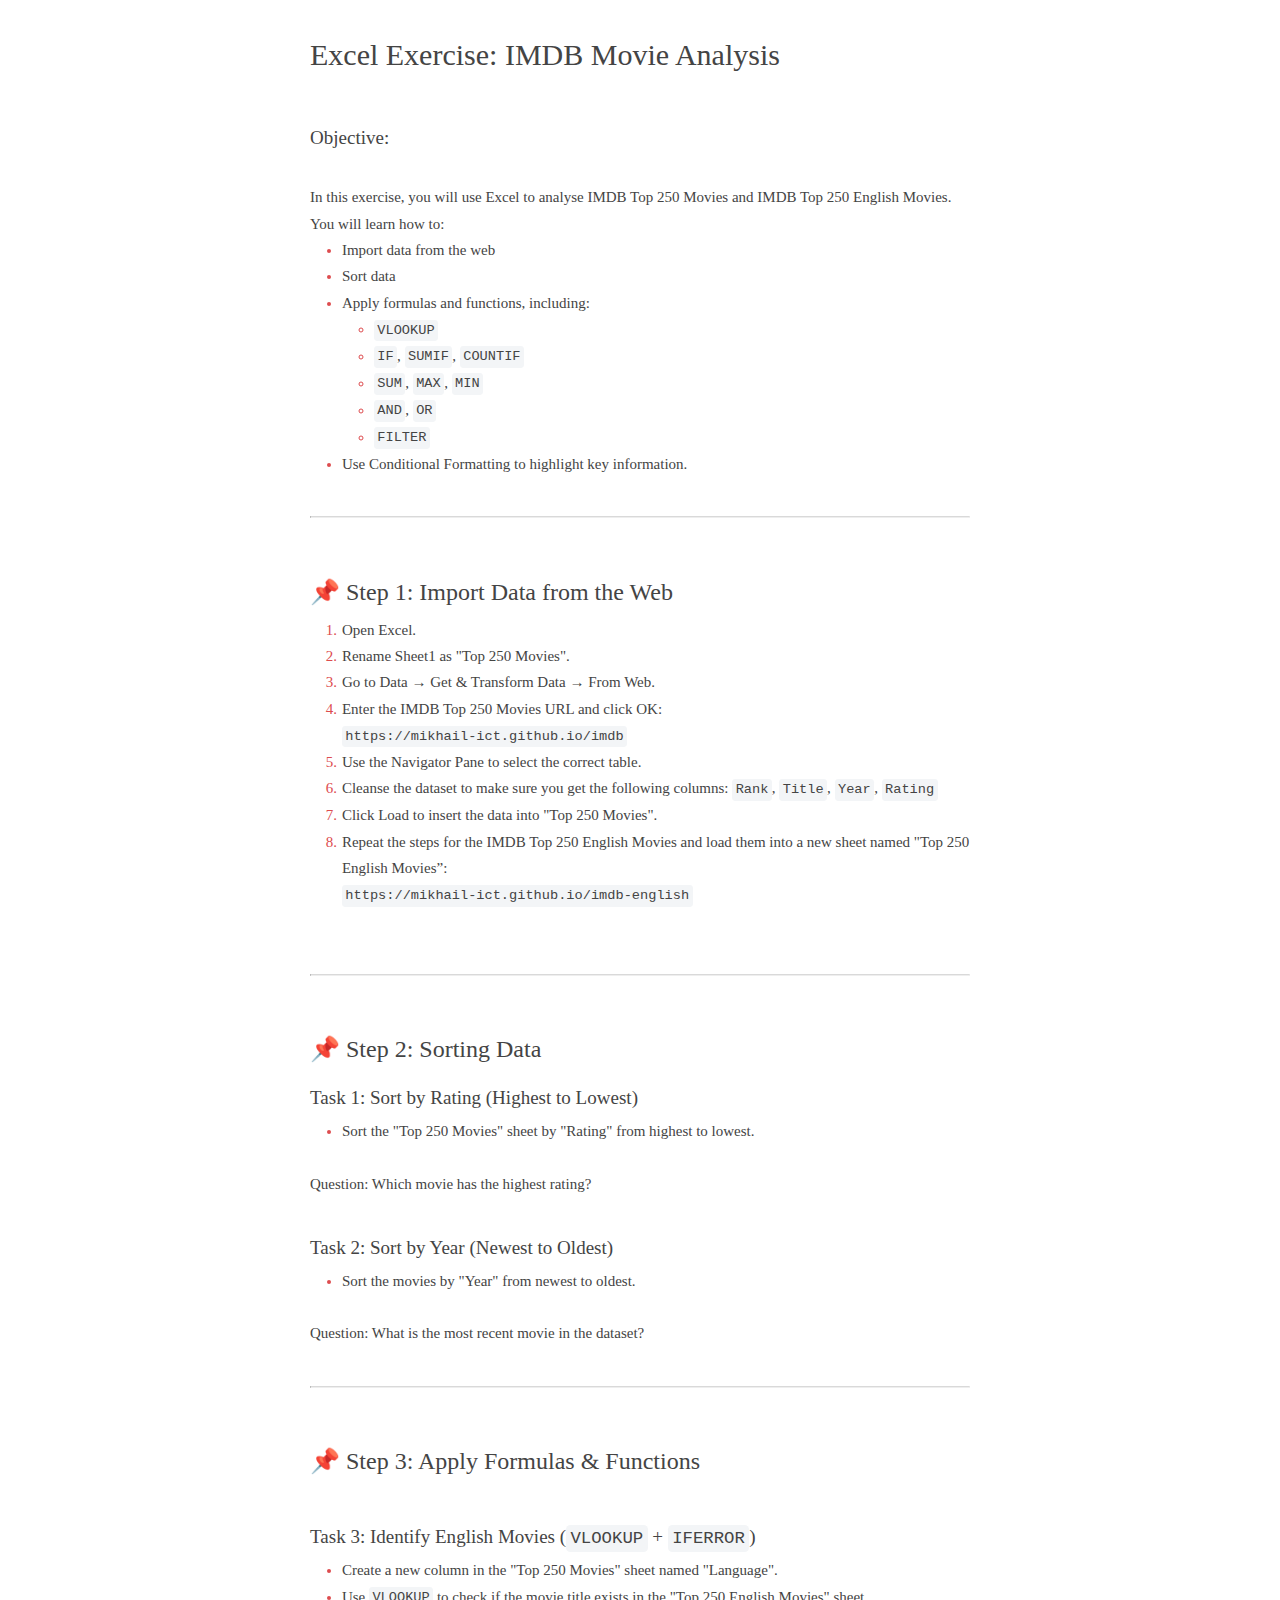
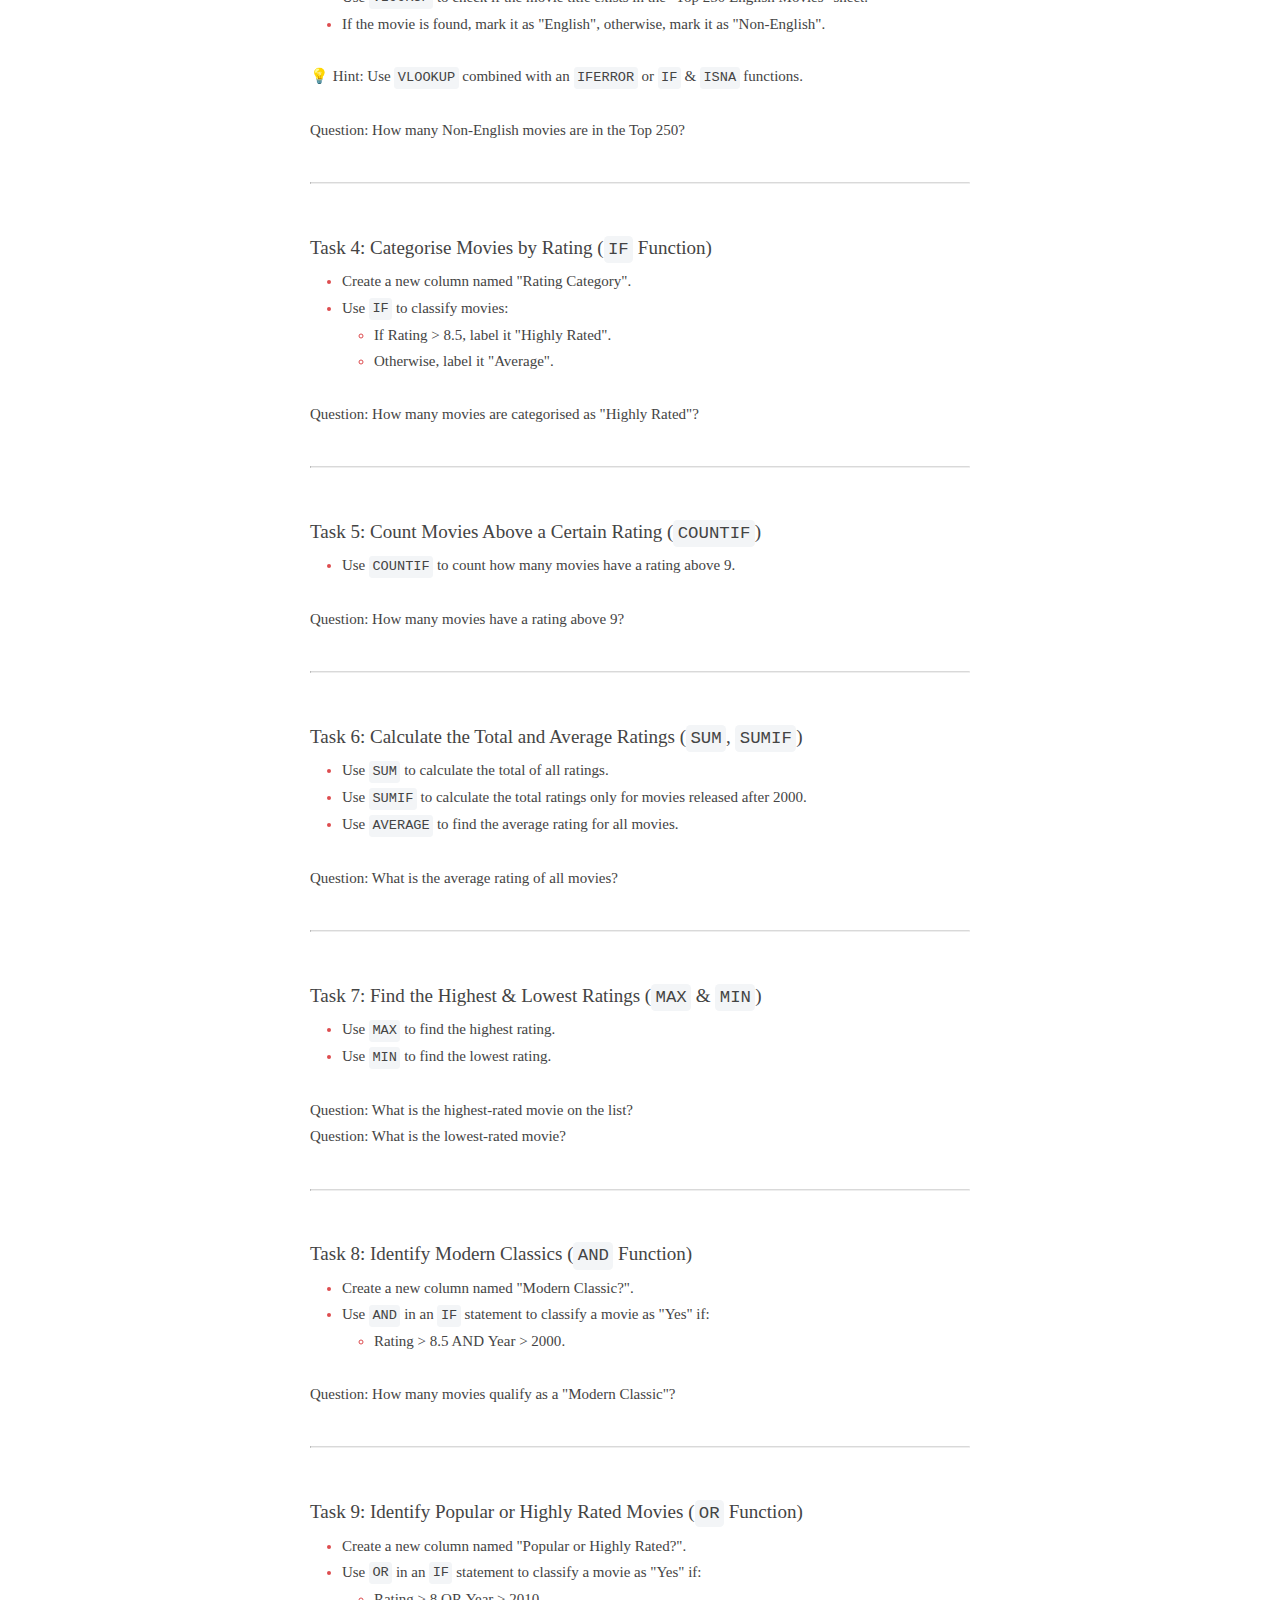
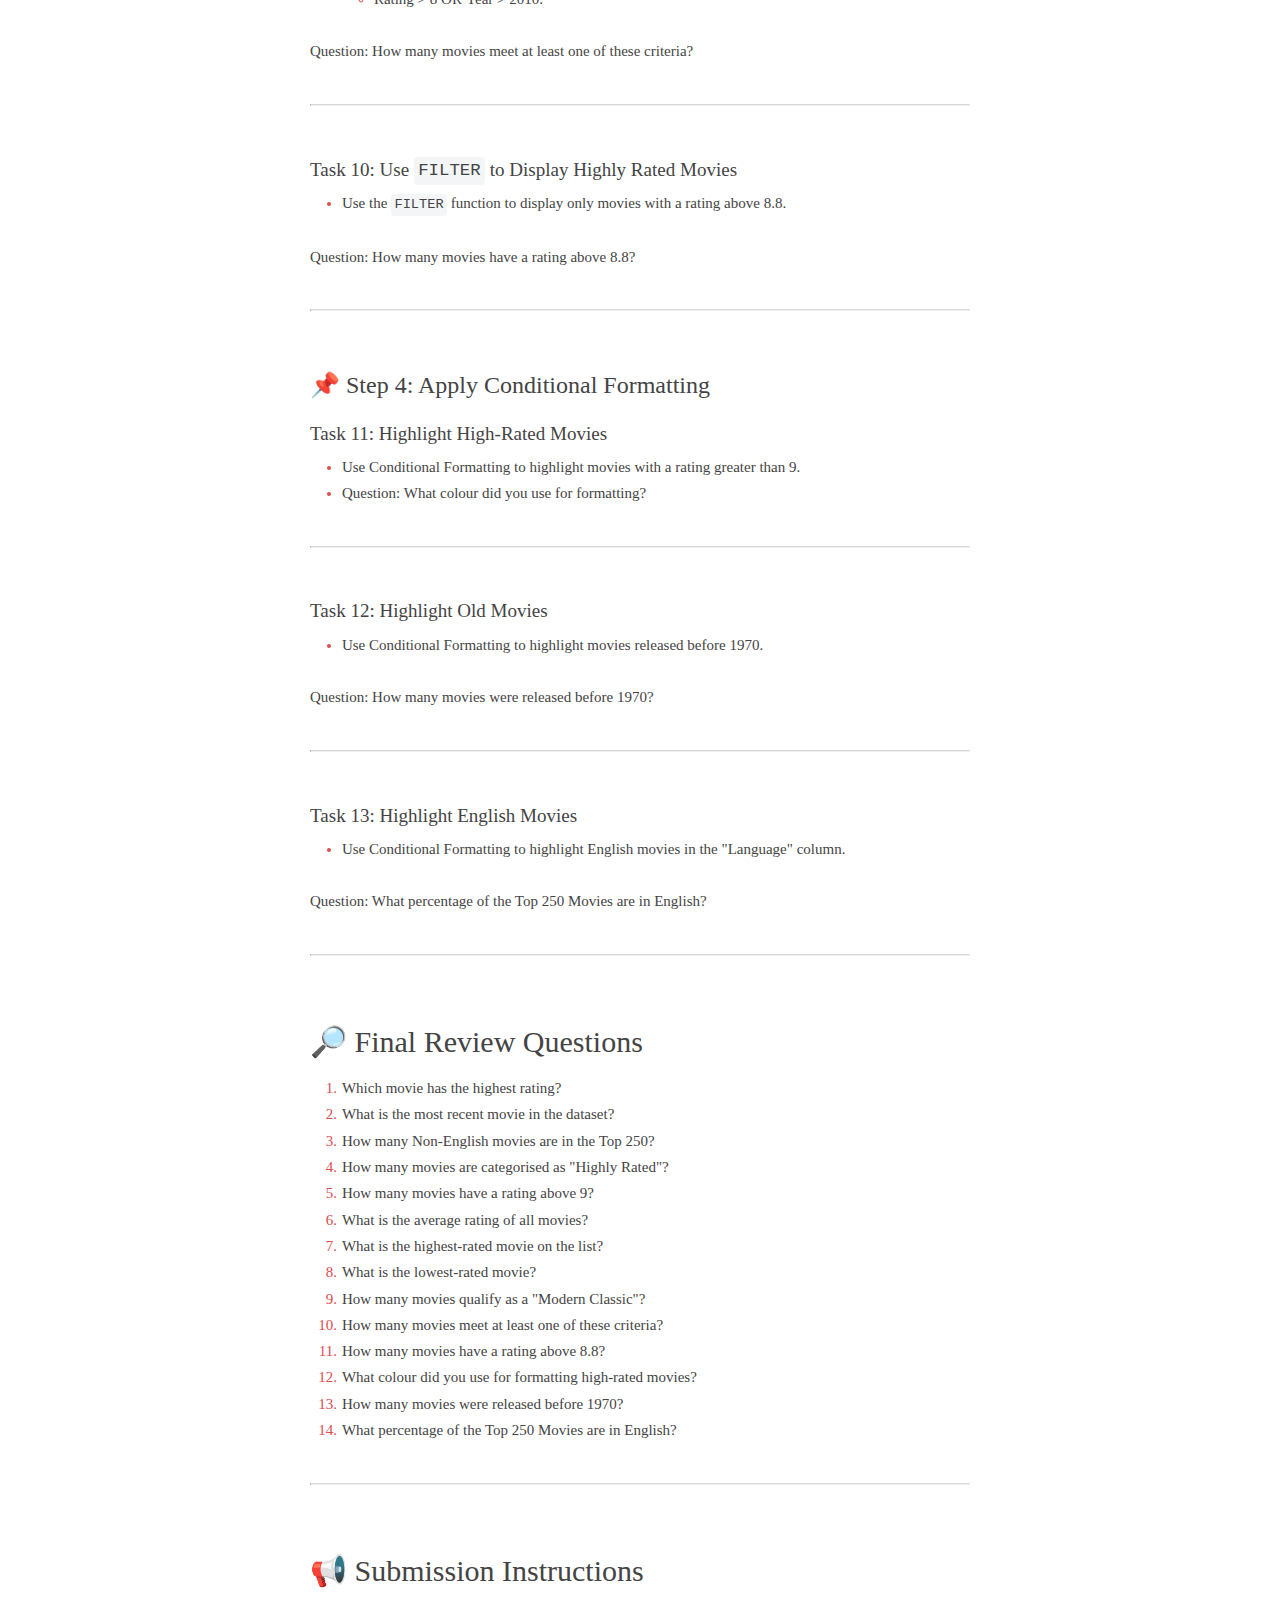
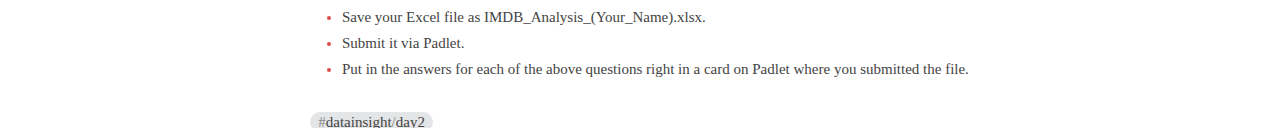
<file: day2/IMDB_Movie_Analysis.html>
<!DOCTYPE html>
<html lang="">
    <head>
        <title>Excel Exercise: IMDB Movie Analysis</title>
        <meta charset="utf-8">
        <meta name="viewport" content="width=device-width, initial-scale=1">
        <meta name="bear-note-unique-identifier" content="71ACC7AA-A2A5-4DC5-97A2-7CF294E0CEC2">
        <meta name="created" content="2025-03-04T06:30:34Z">
        <meta name="modified" content="2025-03-04T12:03:16Z">
        <meta name="tags" content="datainsight, datainsight/day2">
        <meta name="last device" content="mischa’s MacBook Pro">
        
        <style>
             body {
   --base-background-color: #ffffff;
   --document-background-color: var(--base-background-color);
 }

.document-wrapper {
  /* Constants used to transform theme values to CSS */
  --transform-line-height-factor: 1.17;

  /* From template */
  --base-text-color: #444444;
  --base-text-secondary-color: #888888;
  --base-text-tertiary-color: #d9d9d9;
  --base-background-color: #ffffff;
  --base-background-secondary-color: #F3F5F7;
  --base-background-tertiary-color: #E4E5E6;
  --base-stroke-color: #d9d9d9;
  --base-stroke-secondary-color: #d9d9d9;
  --base-accent-color: #DD4C4F;
  --base-highlight-color: ;

  --document-background-color: var(--base-background-color);
  --document-text-color: var(--base-text-color);
  --document-text-secondary-color: var(--base-text-secondary-color);
  --document-text-light-color: var(--base-text-secondary-color);
  --document-accent-color: var(--base-accent-color);
  --document-cursor-color: var(--base-accent-color);
  --document-link-color: var(--base-accent-color);
  --document-list-marker-color: var(--base-accent-color);
  --document-marker-color: var(--base-text-tertiary-color);
  --document-selection-color: var(--base-selection-color);
  --document-selection-inactive-color: var(--base-background-tertiary-color);
  --document-text-font: "AvenirNext-Regular";
  --document-text-size: 15px;
  --document-line-height-multiplier: calc(
    1.5 * var(--transform-line-height-factor)
  );

  --document-headers-text-color: var(--base-text-color);
  --document-headers-font: "AvenirNext-Medium";
  --document-headers-modular-scale: 1.125;
  --document-headers-line-height-multiplier: calc(
    1.3 * var(--transform-line-height-factor)
  );
  --document-headers-add-top-bottom-padding: 1;
  --document-headers-padding-top-multiplier: 0.5;
  --document-headers-padding-bottom-multiplier: 0.3;

  --document-code-text-color: var(--base-text-color);
  --document-code-border-color: var(--base-text-tertiary-color);
  --document-code-background-color: var(--base-background-secondary-color);
  --document-code-font: "Menlo-Regular";
  --document-code-text-size-multiplier: 0.91em;

  --document-code-syntax-highlight-comment: #65798c;
  --document-code-syntax-highlight-constant: #0095c9;
  --document-code-syntax-highlight-number: #0095c9;
  --document-code-syntax-highlight-string: #d12f1b;
  --document-code-syntax-highlight-entity: #4a838b;
  --document-code-syntax-highlight-keyword: #ad3da4;
  --document-code-syntax-highlight-function: #4a838b;
  --document-code-syntax-highlight-variable: #4a838b;

  --document-task-background-color: var(--base-background-color);
  --document-task-border-color: var(--base-text-secondary-color);
  --document-task-check-color: var(--base-text-color);

  --document-tag-background-color: var(--base-background-tertiary-color);
  --document-tag-text-color: var(--base-text-color);
  --document-tag-marker-color: var(--base-text-secondary-color);

  --document-highlighter-background-color: #E7F6EA;
  --document-highlighter-text-color: #068323;

  --document-highlighter-red-background-color: #FCE9E9;
  --document-highlighter-red-text-color: #B61C1C;

  --document-highlighter-blue-background-color: #E7F1FF;
  --document-highlighter-blue-text-color: #0A5DCD;

  --document-highlighter-green-background-color: #E7F6EA;
  --document-highlighter-green-text-color: #068323;

  --document-highlighter-purple-background-color: #FAEBF9;
  --document-highlighter-purple-text-color: #A0299F;

  --document-highlighter-yellow-background-color: #FAEBF9;
  --document-highlighter-yellow-text-color: #A0299F;
  
  --document-file-fold-color: var(--base-background-tertiary-color);
  --document-file-background-color: var(--base-background-secondary-color);

  --document-separator-border-color: var(--base-stroke-secondary-color);

  --document-table-border-color: var(--base-stroke-secondary-color);
  --document-table-cell-background-color: var(--base-background-color);
  --document-table-cell-alternate-background-color: var(
    --base-background-secondary-color
  );
}

.document-wrapper,body{background-color:var(--document-background-color)}.document-wrapper h1.setext,.document-wrapper h2.setext{border-bottom:calc(2 * var(--document-hairline-width)) solid var(--document-separator-border-color);padding-bottom:.6em}.document-wrapper blockquote blockquote blockquote blockquote blockquote::before,.document-wrapper blockquote blockquote blockquote::before,.document-wrapper blockquote::before{background-color:var(--document-list-marker-color)}.document-wrapper td[data-alignment="1"],.document-wrapper th{text-align:left}.document-wrapper :after,.document-wrapper :before,.document-wrapper a,.document-wrapper abbr,.document-wrapper acronym,.document-wrapper address,.document-wrapper applet,.document-wrapper article,.document-wrapper aside,.document-wrapper audio,.document-wrapper b,.document-wrapper big,.document-wrapper blockquote,.document-wrapper canvas,.document-wrapper caption,.document-wrapper center,.document-wrapper cite,.document-wrapper code,.document-wrapper dd,.document-wrapper del,.document-wrapper details,.document-wrapper dfn,.document-wrapper div,.document-wrapper dl,.document-wrapper dt,.document-wrapper em,.document-wrapper embed,.document-wrapper fieldset,.document-wrapper figcaption,.document-wrapper figure,.document-wrapper footer,.document-wrapper form,.document-wrapper h1,.document-wrapper h2,.document-wrapper h3,.document-wrapper h4,.document-wrapper h5,.document-wrapper h6,.document-wrapper header,.document-wrapper hgroup,.document-wrapper i,.document-wrapper iframe,.document-wrapper ins,.document-wrapper kbd,.document-wrapper label,.document-wrapper legend,.document-wrapper li,.document-wrapper mark,.document-wrapper menu,.document-wrapper nav,.document-wrapper object,.document-wrapper ol,.document-wrapper output,.document-wrapper p,.document-wrapper pre,.document-wrapper q,.document-wrapper ruby,.document-wrapper s,.document-wrapper samp,.document-wrapper section,.document-wrapper small,.document-wrapper span,.document-wrapper strike,.document-wrapper strong,.document-wrapper summary,.document-wrapper table,.document-wrapper tbody,.document-wrapper td,.document-wrapper tfoot,.document-wrapper th,.document-wrapper thead,.document-wrapper time,.document-wrapper tr,.document-wrapper tt,.document-wrapper u,.document-wrapper ul,.document-wrapper var,.document-wrapper video{all:unset}.document-wrapper{--document-inline-padding-top-bottom:0.25em;--document-inline-padding-left-right:0.25em;--header-1-font-size:2em;--header-2-font-size:1.6em;--header-3-font-size:1.27em;--document-hairline-width:calc(var(--document-text-size) / 15);box-sizing:border-box;color:var(--document-text-color);font-family:var(--document-text-font);font-size:var(--document-text-size);line-height:var(--document-line-height-multiplier);min-height:100%;max-width:48em;width:100%;tab-size:4;margin:0 auto;padding:0 2em}body{text-rendering:optimizeLegibility}.document-wrapper:focus-visible{outline:0}.document-wrapper .marker{color:var(--document-marker-color);display:none}.document-wrapper [data-direction="2"]{direction:rtl}.document-wrapper div.footnote,.document-wrapper div.link-definition,.document-wrapper p{display:block}.document-wrapper p.blank-line::before{content:" "}.document-wrapper h1,.document-wrapper h2,.document-wrapper h3,.document-wrapper h4,.document-wrapper h5,.document-wrapper h6{font-family:var(--document-headers-font);display:block;line-height:var(--document-headers-line-height-multiplier)}.document-wrapper h1{font-size:var(--header-1-font-size);padding-block-start:0.8em;padding-block-end:0.33em}.document-wrapper h2{font-size:var(--header-2-font-size);padding-block-start:0.66em;padding-block-end:0.27em}.document-wrapper h3{font-size:var(--header-3-font-size);padding-block-start:0.53em;padding-block-end:0.27em}.document-wrapper code,.document-wrapper pre{font-size:var(--document-code-text-size-multiplier);font-family:var(--document-code-font),monospace}.document-wrapper h4,.document-wrapper h5,.document-wrapper h6{padding-block-start:0.4em;padding-block-end:0.27em}.document-wrapper h1.setext{margin-bottom:.45em}.document-wrapper h2.setext{margin-bottom:.2em}.document-wrapper .fenced-code *,.document-wrapper .fenced-code-content .marker,.document-wrapper .fenced-code-content .space,.document-wrapper .hard-linebreak-marker,.document-wrapper .image .space,.document-wrapper .image-destination,.document-wrapper .image-label,.document-wrapper .image-title,.document-wrapper .indented-code .space,.document-wrapper .link .space,.document-wrapper .link-destination,.document-wrapper .link-label,.document-wrapper .link-title,.document-wrapper .replace .text,.document-wrapper .setext-heading-marker+.line-ending,.document-wrapper .yaml-marker+.line-ending,.document-wrapper li>p>.space:first-child,.document-wrapper tr.delimiter-row{display:none}.document-wrapper ol,.document-wrapper ul{display:block;padding-inline-start:2.13em}.document-wrapper li{display:list-item;color:var(--document-text-color)}.document-wrapper .color-marker,.document-wrapper .entity-marker,.document-wrapper .fenced-code-content,.document-wrapper .fenced-code-content *,.document-wrapper .footnote-separator,.document-wrapper .link-definition-separator,.document-wrapper code.code-inline,.document-wrapper li>p{display:inline}.document-wrapper ul{list-style-type:disc}.document-wrapper li li li li li li li ul,.document-wrapper li li li li li ul,.document-wrapper li li li ul,.document-wrapper li ul{list-style:circle}.document-wrapper li li li li li li ul,.document-wrapper li li li li ul,.document-wrapper li li ul{list-style:disc}.document-wrapper li::marker{color:var(--document-list-marker-color)}.document-wrapper ol{list-style-type:none;counter-reset:custom-list-item calc(var(--data-list-start,1) - 1)}.document-wrapper ol>li{counter-increment:custom-list-item;position:relative}.document-wrapper ol>li::before{content:counter(custom-list-item) ". ";color:var(--document-list-marker-color);position:absolute;transform:translate(calc(-100% - .33em),0)}.document-wrapper ol>li[data-big-number=true]{margin-inline-start:-2.05em}.document-wrapper ol>li[data-big-number=true]::before{position:static;padding-inline-end:0.25em}.document-wrapper ol>li[data-list-type="1"]:before{content:counter(custom-list-item) ") "}.document-wrapper [data-direction="2"] ol>li::before,.document-wrapper ol[data-direction="2"]>li::before{transform:translate(calc(100% + .33em),0)}.document-wrapper li[role=checkbox]{list-style:none;position:relative}.document-wrapper li[aria-checked=true]{color:var(--document-text-secondary-color)}.document-wrapper .todo-checkbox{display:inline-block;margin-left:-1.7em;margin-right:.5em}.document-wrapper .todo-checkbox svg{display:inline-block;margin-bottom:-.3em}.document-wrapper blockquote{display:block;padding-inline-start:2.13em;position:relative}.document-wrapper code,.document-wrapper mark,span.highlighted{padding:var(--document-inline-padding-top-bottom) var(--document-inline-padding-left-right)}.document-wrapper blockquote::before{content:"";position:absolute;top:.2em;left:1em;width:.13em;height:calc(100% - .4em);border:var(--document-hairline-width) solid var(--document-list-marker-color);border-radius:.33em}.document-wrapper code,.document-wrapper pre.fenced-code,.document-wrapper pre.indented-code,.document-wrapper pre.yaml{color:var(--document-code-text-color);background-color:var(--document-code-background-color);border-radius:.25em}.document-wrapper [data-direction="2"] blockquote::before,.document-wrapper blockquote[data-direction="2"]::before{left:0;right:1em}.document-wrapper blockquote blockquote blockquote blockquote blockquote blockquote::before,.document-wrapper blockquote blockquote blockquote blockquote::before,.document-wrapper blockquote blockquote::before{background-color:transparent}.document-wrapper hr{display:block;margin-block-start:calc(var(--document-line-height-multiplier) * 0.5em);margin-block-end:calc(var(--document-line-height-multiplier) * -0.5em);border-top:var(--document-hairline-width) solid var(--document-separator-border-color)}.document-wrapper pre{display:block;white-space:pre-wrap}.document-wrapper pre.indented-code{padding-inline-start:2.13em}.document-wrapper pre.fenced-code,.document-wrapper pre.yaml{padding:0 .5em}.document-wrapper .fenced-code::before{content:"\200B"}.document-wrapper code{font-weight:400;font-style:normal;display:block}.document-wrapper mark code{color:var(--document-text-color);background-color:var(--document-highlighter-background-color)}.document-wrapper em,.document-wrapper i{font-family:AvenirNext-Italic}.document-wrapper b,.document-wrapper strong,.document-wrapper th{font-family:AvenirNext-Bold}.document-wrapper mark,span.highlighted{color:var(--document-highlighter-background-text-color);background-color:var(--document-highlighter-background-color);text-decoration:inherit;unicode-bidi:embed;border-radius:.25em}.document-wrapper mark.red,span.highlighted.red{color:var(--document-highlighter-red-background-text-color);background-color:var(--document-highlighter-red-background-color)}.document-wrapper mark.blue,span.highlighted.blue{color:var(--document-highlighter-blue-background-text-color);background-color:var(--document-highlighter-blue-background-color)}.document-wrapper mark.green,span.highlighted.green{color:var(--document-highlighter-green-background-text-color);background-color:var(--document-highlighter-green-background-color)}.document-wrapper mark.yellow,span.highlighted.yellow{color:var(--document-highlighter-yellow-background-text-color);background-color:var(--document-highlighter-yellow-background-color)}.document-wrapper mark.purple,span.highlighted.purple{color:var(--document-highlighter-purple-background-text-color);background-color:var(--document-highlighter-purple-background-color)}.document-wrapper u{text-decoration:underline;text-decoration-color:var(--document-accent-color);unicode-bidi:embed}.document-wrapper s,.document-wrapper strike{text-decoration:line-through}.document-wrapper a{color:var(--document-link-color);unicode-bidi:embed;cursor:pointer}.document-wrapper a:hover{text-decoration:inherit}.document-wrapper .wiki-separator-marker{display:inline;color:inherit}.document-wrapper .link-definition-title{color:var(--document-text-light-color)}.document-wrapper .footnote-ref{font-size:.9em;vertical-align:super}.document-wrapper span.entity{direction:ltr;unicode-bidi:embed;color:var(--document-code-syntax-highlight-entity)}.document-wrapper span.escape{unicode-bidi:embed}.document-wrapper .color{font-family:var(--document-code-font),monospace;font-size:var(--document-code-text-size-multiplier);padding-inline-start:1.2em;position:relative;direction:ltr;unicode-bidi:embed}.document-wrapper .color::before{content:"";position:absolute;width:.9em;height:.9em;left:0;bottom:0;transform:translateY(-15%);border:var(--document-hairline-width) solid rgb(0,0,0,.3);border-radius:.9em;background-color:var(--data-color)}.document-wrapper .hashtag{color:var(--document-tag-text-color);background-color:var(--document-tag-background-color);border-radius:1em;padding:calc(var(--document-inline-padding-top-bottom) - 2 * var(--document-hairline-width)) calc(var(--document-inline-padding-left-right) + .3em);unicode-bidi:embed}.document-wrapper .hashtag>.marker{display:inline;color:var(--document-tag-marker-color);padding:0}.document-wrapper table{display:block;max-width:fit-content;overflow-x:auto;border-collapse:separate;border-spacing:0;border:var(--document-hairline-width) solid var(--document-table-border-color);border-radius:.33em;margin-bottom:calc(var(--document-line-height-multiplier) * 1em)}.document-wrapper table[data-direction="2"]{margin-left:auto;direction:ltr}.document-wrapper tr{display:table-row;background-color:var(--document-table-cell-background-color)}.document-wrapper tr.header-row,.document-wrapper tr:nth-child(odd){background-color:var(--document-table-cell-alternate-background-color)}.document-wrapper td,.document-wrapper th{box-sizing:border-box;display:table-cell;padding:.37em .75em;min-width:5em;border-right:var(--document-hairline-width) solid var(--document-table-border-color)}.document-wrapper td:last-of-type,.document-wrapper th:last-of-type{border:none}.document-wrapper table[data-direction="2"] td{margin-left:auto}.document-wrapper td[data-alignment="2"]{text-align:right}.document-wrapper td[data-alignment="3"]{text-align:center}.document-wrapper .code_comment{color:var(--document-code-syntax-highlight-comment)}.document-wrapper .code_constant{color:var(--document-code-syntax-highlight-constant)}.document-wrapper .code_number{color:var(--document-code-syntax-highlight-number)}.document-wrapper .code_string{color:var(--document-code-syntax-highlight-string)}.document-wrapper .code_entity{color:var(--document-code-syntax-highlight-entity)}.document-wrapper .code_keyword{color:var(--document-code-syntax-highlight-keyword)}.document-wrapper .code_function{color:var(--document-code-syntax-highlight-function)}.document-wrapper .code_variable{color:var(--document-code-syntax-highlight-variable)}.document-wrapper img{max-width:100%}.document-wrapper .pdf_preview{display:inline-block;width:100%;height:500px;background-color:#fff;overflow:hidden;padding:0;margin:0;position:relative;border-radius:4px}.document-wrapper .arrow svg #body,.document-wrapper .arrow svg #head{fill:var(--base-text-color)}.document-wrapper .todo-checkbox svg #body{stroke:var(--document-task-border-color)}.document-wrapper .todo-checkbox svg #check{fill:var(--document-task-check-color)}.document-wrapper .todo-checkbox.todo-checked svg #body{opacity:.35}.document-wrapper .todo-checkbox.todo-checked svg #check{opacity:.4}

        </style>
    </head>
    <body>
        <div class="document-wrapper">
            <h1 id='Excel Exercise: IMDB Movie Analysis'>Excel Exercise: IMDB Movie Analysis</h1><br>
<h3 id='Objective:'>Objective:</h3><br>
<p>In this exercise, you will use Excel to analyse <b>IMDB Top 250 Movies</b> and <b>IMDB Top 250 English Movies</b>. You will learn how to:</p><ul>
<li><b>Import data from the web</b></li>
<li><b>Sort data</b></li>
<li><b>Apply formulas and functions</b>, including:
<ul>
<li><code class='code-inline'>VLOOKUP</code></li>
<li><code class='code-inline'>IF</code>, <code class='code-inline'>SUMIF</code>, <code class='code-inline'>COUNTIF</code></li>
<li><code class='code-inline'>SUM</code>, <code class='code-inline'>MAX</code>, <code class='code-inline'>MIN</code></li>
<li><code class='code-inline'>AND</code>, <code class='code-inline'>OR</code></li>
<li><code class='code-inline'>FILTER</code></li>
</ul>
</li>
<li><b>Use Conditional Formatting</b> to highlight key information.</li>
</ul><br>
<hr><br>
<br>
<h2 id='📌 Step 1: Import Data from the Web'>📌 Step 1: Import Data from the Web</h2><ol start='1' style='--data-list-start: 1;'>
<li>Open <b>Excel</b>.<br></li>
<li>Rename <b>Sheet1</b> as <b>"Top 250 Movies"</b>.<br></li>
<li>Go to <b>Data</b> → <b>Get & Transform Data</b> → <b>From Web</b>.<br></li>
<li>Enter the <b>IMDB Top 250 Movies</b> URL and click <b>OK</b>:<br><code class='code-inline'>https://mikhail-ict.github.io/imdb</code><br></li>
<li>Use the <b>Navigator Pane</b> to select the correct table.<br></li>
<li>Cleanse the dataset to make sure you get the following columns: <code class='code-inline'>Rank</code>, <code class='code-inline'>Title</code>, <code class='code-inline'>Year</code>, <code class='code-inline'>Rating</code><br></li>
<li>Click <b>Load</b> to insert the data into <b>"Top 250 Movies"</b>.<br></li>
<li>Repeat the steps for the <b>IMDB Top 250 English Movies</b> and load them into a new sheet named <b>"Top 250 English Movies”</b>:<br><code class='code-inline'>https://mikhail-ict.github.io/imdb-english</code></li>
</ol><br>
<br>
<hr><br>
<br>
<h2 id='📌 Step 2: Sorting Data'>📌 Step 2: Sorting Data</h2><h3 id='Task 1: Sort by Rating (Highest to Lowest)'>Task 1: Sort by Rating (Highest to Lowest)</h3><ul>
<li><b>Sort the "Top 250 Movies" sheet by "Rating" from highest to lowest.</b></li>
</ul><br>
<p><b>Question:</b> Which movie has the highest rating?</p><br>
<h3 id='Task 2: Sort by Year (Newest to Oldest)'>Task 2: Sort by Year (Newest to Oldest)</h3><ul>
<li><b>Sort the movies by "Year" from newest to oldest.</b></li>
</ul><br>
<p><b>Question:</b> What is the most recent movie in the dataset?</p><br>
<hr><br>
<br>
<h2 id='📌 Step 3: Apply Formulas & Functions'>📌 Step 3: Apply Formulas & Functions</h2><br>
<h3 id='Task 3: Identify English Movies (`VLOOKUP` + `IFERROR`)'>Task 3: Identify English Movies (<code class='code-inline'>VLOOKUP</code> + <code class='code-inline'>IFERROR</code>)</h3><ul>
<li><b>Create a new column</b> in the <b>"Top 250 Movies"</b> sheet named <b>"Language"</b>.</li>
<li><b>Use <code class='code-inline'>VLOOKUP</code> to check</b> if the movie title exists in the <b>"Top 250 English Movies"</b> sheet.</li>
<li>If the movie is found, mark it as <b>"English"</b>, otherwise, mark it as <b>"Non-English"</b>.</li>
</ul><br>
<p>💡 <i>Hint:</i> Use <code class='code-inline'>VLOOKUP</code> combined with an <code class='code-inline'>IFERROR</code> or <code class='code-inline'>IF</code>  & <code class='code-inline'>ISNA</code> functions.</p><br>
<p><b>Question:</b> How many <b>Non-English</b> movies are in the Top 250?</p><br>
<hr><br>
<br>
<h3 id='Task 4: Categorise Movies by Rating (`IF` Function)'>Task 4: Categorise Movies by Rating (<code class='code-inline'>IF</code> Function)</h3><ul>
<li><b>Create a new column</b> named <b>"Rating Category"</b>.</li>
<li><b>Use <code class='code-inline'>IF</code></b> to classify movies:
<ul>
<li>If <b>Rating > 8.5</b>, label it <b>"Highly Rated"</b>.</li>
<li>Otherwise, label it <b>"Average"</b>.</li>
</ul>
</li>
</ul><br>
<p><b>Question:</b> How many movies are categorised as "Highly Rated"?</p><br>
<hr><br>
<br>
<h3 id='Task 5: Count Movies Above a Certain Rating (`COUNTIF`)'>Task 5: Count Movies Above a Certain Rating (<code class='code-inline'>COUNTIF</code>)</h3><ul>
<li><b>Use <code class='code-inline'>COUNTIF</code></b> to count how many movies have a <b>rating above 9</b>.</li>
</ul><br>
<p><b>Question:</b> How many movies have a rating above 9?</p><br>
<hr><br>
<br>
<h3 id='Task 6: Calculate the Total and Average Ratings (`SUM`, `SUMIF`)'>Task 6: Calculate the Total and Average Ratings (<code class='code-inline'>SUM</code>, <code class='code-inline'>SUMIF</code>)</h3><ul>
<li><b>Use <code class='code-inline'>SUM</code></b> to calculate the total of all ratings.</li>
<li><b>Use <code class='code-inline'>SUMIF</code></b> to calculate the total ratings <b>only for movies released after 2000</b>.</li>
<li><b>Use <code class='code-inline'>AVERAGE</code></b> to find the <b>average rating</b> for all movies.</li>
</ul><br>
<p><b>Question:</b> What is the average rating of all movies?</p><br>
<hr><br>
<br>
<h3 id='Task 7: Find the Highest & Lowest Ratings (`MAX` & `MIN`)'>Task 7: Find the Highest & Lowest Ratings (<code class='code-inline'>MAX</code> & <code class='code-inline'>MIN</code>)</h3><ul>
<li><b>Use <code class='code-inline'>MAX</code></b> to find the highest rating.</li>
<li><b>Use <code class='code-inline'>MIN</code></b> to find the lowest rating.</li>
</ul><br>
<p><b>Question:</b> What is the highest-rated movie on the list?<br>
<b>Question:</b> What is the lowest-rated movie?</p><br>
<hr><br>
<br>
<h3 id='Task 8: Identify Modern Classics (`AND` Function)'>Task 8: Identify Modern Classics (<code class='code-inline'>AND</code> Function)</h3><ul>
<li><b>Create a new column</b> named <b>"Modern Classic?"</b>.</li>
<li><b>Use <code class='code-inline'>AND</code></b> in an <code class='code-inline'>IF</code> statement to classify a movie as <b>"Yes"</b> if:
<ul>
<li><b>Rating > 8.5</b> AND <b>Year > 2000</b>.</li>
</ul>
</li>
</ul><br>
<p><b>Question:</b> How many movies qualify as a "Modern Classic"?</p><br>
<hr><br>
<br>
<h3 id='Task 9: Identify Popular or Highly Rated Movies (`OR` Function)'>Task 9: Identify Popular or Highly Rated Movies (<code class='code-inline'>OR</code> Function)</h3><ul>
<li><b>Create a new column</b> named <b>"Popular or Highly Rated?"</b>.</li>
<li><b>Use <code class='code-inline'>OR</code></b> in an <code class='code-inline'>IF</code> statement to classify a movie as <b>"Yes"</b> if:
<ul>
<li><b>Rating > 8</b> OR <b>Year > 2010</b>.</li>
</ul>
</li>
</ul><br>
<p><b>Question:</b> How many movies meet at least one of these criteria?</p><br>
<hr><br>
<br>
<h3 id='Task 10: Use `FILTER` to Display Highly Rated Movies'>Task 10: Use <code class='code-inline'>FILTER</code> to Display Highly Rated Movies</h3><ul>
<li><b>Use the <code class='code-inline'>FILTER</code> function</b> to display only movies with a <b>rating above 8.8</b>.</li>
</ul><br>
<p><b>Question:</b> How many movies have a rating above 8.8?</p><br>
<hr><br>
<br>
<h2 id='📌 Step 4: Apply Conditional Formatting'>📌 Step 4: Apply Conditional Formatting</h2><h3 id='Task 11: Highlight High-Rated Movies'>Task 11: Highlight High-Rated Movies</h3><ul>
<li><b>Use Conditional Formatting</b> to highlight movies with a <b>rating greater than 9</b>.</li>
<li><b>Question:</b> What colour did you use for formatting?</li>
</ul><br>
<hr><br>
<br>
<h3 id='Task 12: Highlight Old Movies'>Task 12: Highlight Old Movies</h3><ul>
<li><b>Use Conditional Formatting</b> to highlight movies released <b>before 1970</b>.</li>
</ul><br>
<p><b>Question:</b> How many movies were released before 1970?</p><br>
<hr><br>
<br>
<h3 id='Task 13: Highlight English Movies'>Task 13: Highlight English Movies</h3><ul>
<li><b>Use Conditional Formatting</b> to highlight English movies in the <b>"Language"</b> column.</li>
</ul><br>
<p><b>Question:</b> What percentage of the Top 250 Movies are in English?</p><br>
<hr><br>
<br>
<h1 id='🔎 Final Review Questions'>🔎 Final Review Questions</h1><ol start='1' style='--data-list-start: 1;'>
<li>Which movie has the highest rating?</li>
<li>What is the most recent movie in the dataset?</li>
<li>How many <b>Non-English</b> movies are in the Top 250?</li>
<li>How many movies are categorised as "Highly Rated"?</li>
<li>How many movies have a rating above 9?</li>
<li>What is the average rating of all movies?</li>
<li>What is the highest-rated movie on the list?</li>
<li>What is the lowest-rated movie?</li>
<li>How many movies qualify as a "Modern Classic"?</li>
<li>How many movies meet at least one of these criteria?</li>
<li>How many movies have a rating above 8.8?</li>
<li>What colour did you use for formatting high-rated movies?</li>
<li>How many movies were released before 1970?</li>
<li>What percentage of the Top 250 Movies are in English?</li>
</ol><br>
<hr><br>
<br>
<h1 id='📢 Submission Instructions'>📢 Submission Instructions</h1><ul>
<li>Save your Excel file as <b>IMDB_Analysis_(Your_Name).xlsx</b>.</li>
<li>Submit it via <b>Padlet</b>.</li>
<li>Put in the answers for each of the above questions right in a card on <b>Padlet</b> where you submitted the file.</li>
</ul><br>
<p><span class='hashtag'><span class='hashtag-marker marker'>#</span>datainsight<span class='hashtag-separator-marker marker'>/</span>day2</span></p>
        </div>
    </body>
</html>
</file>
